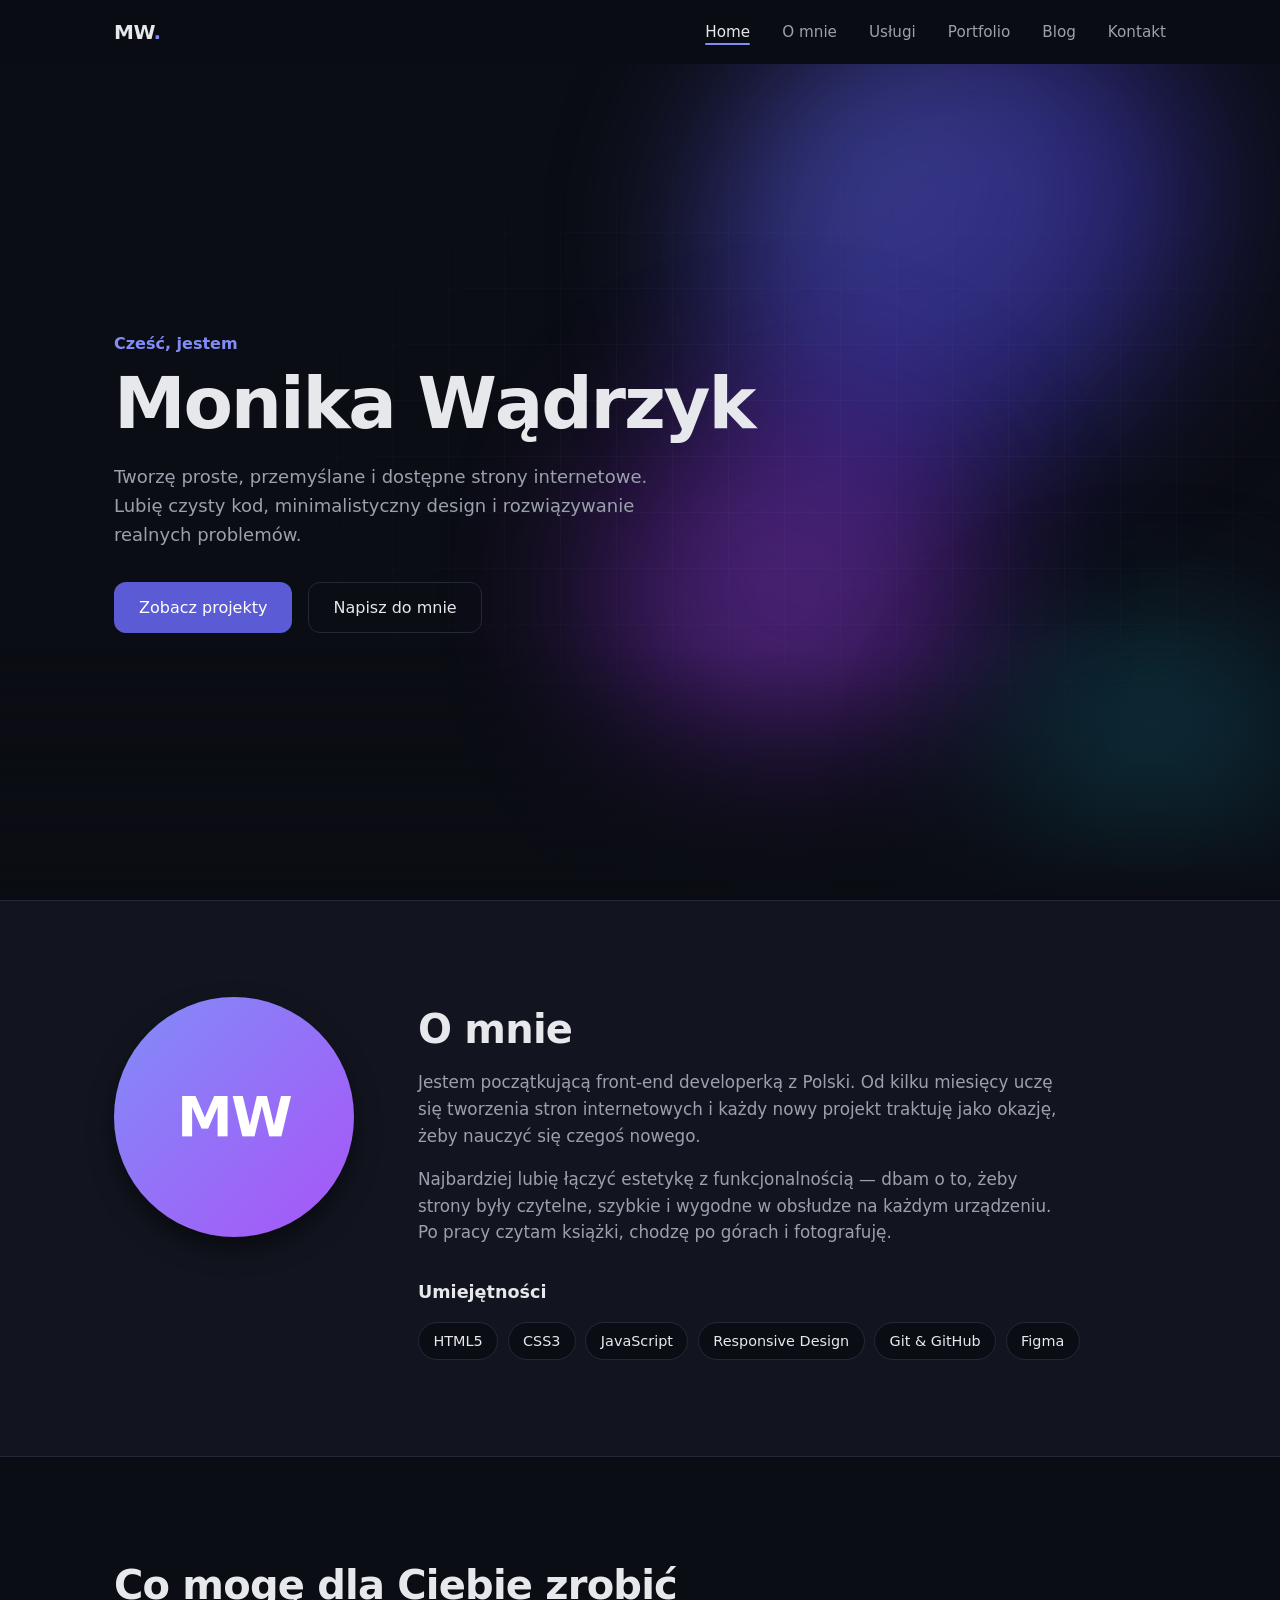
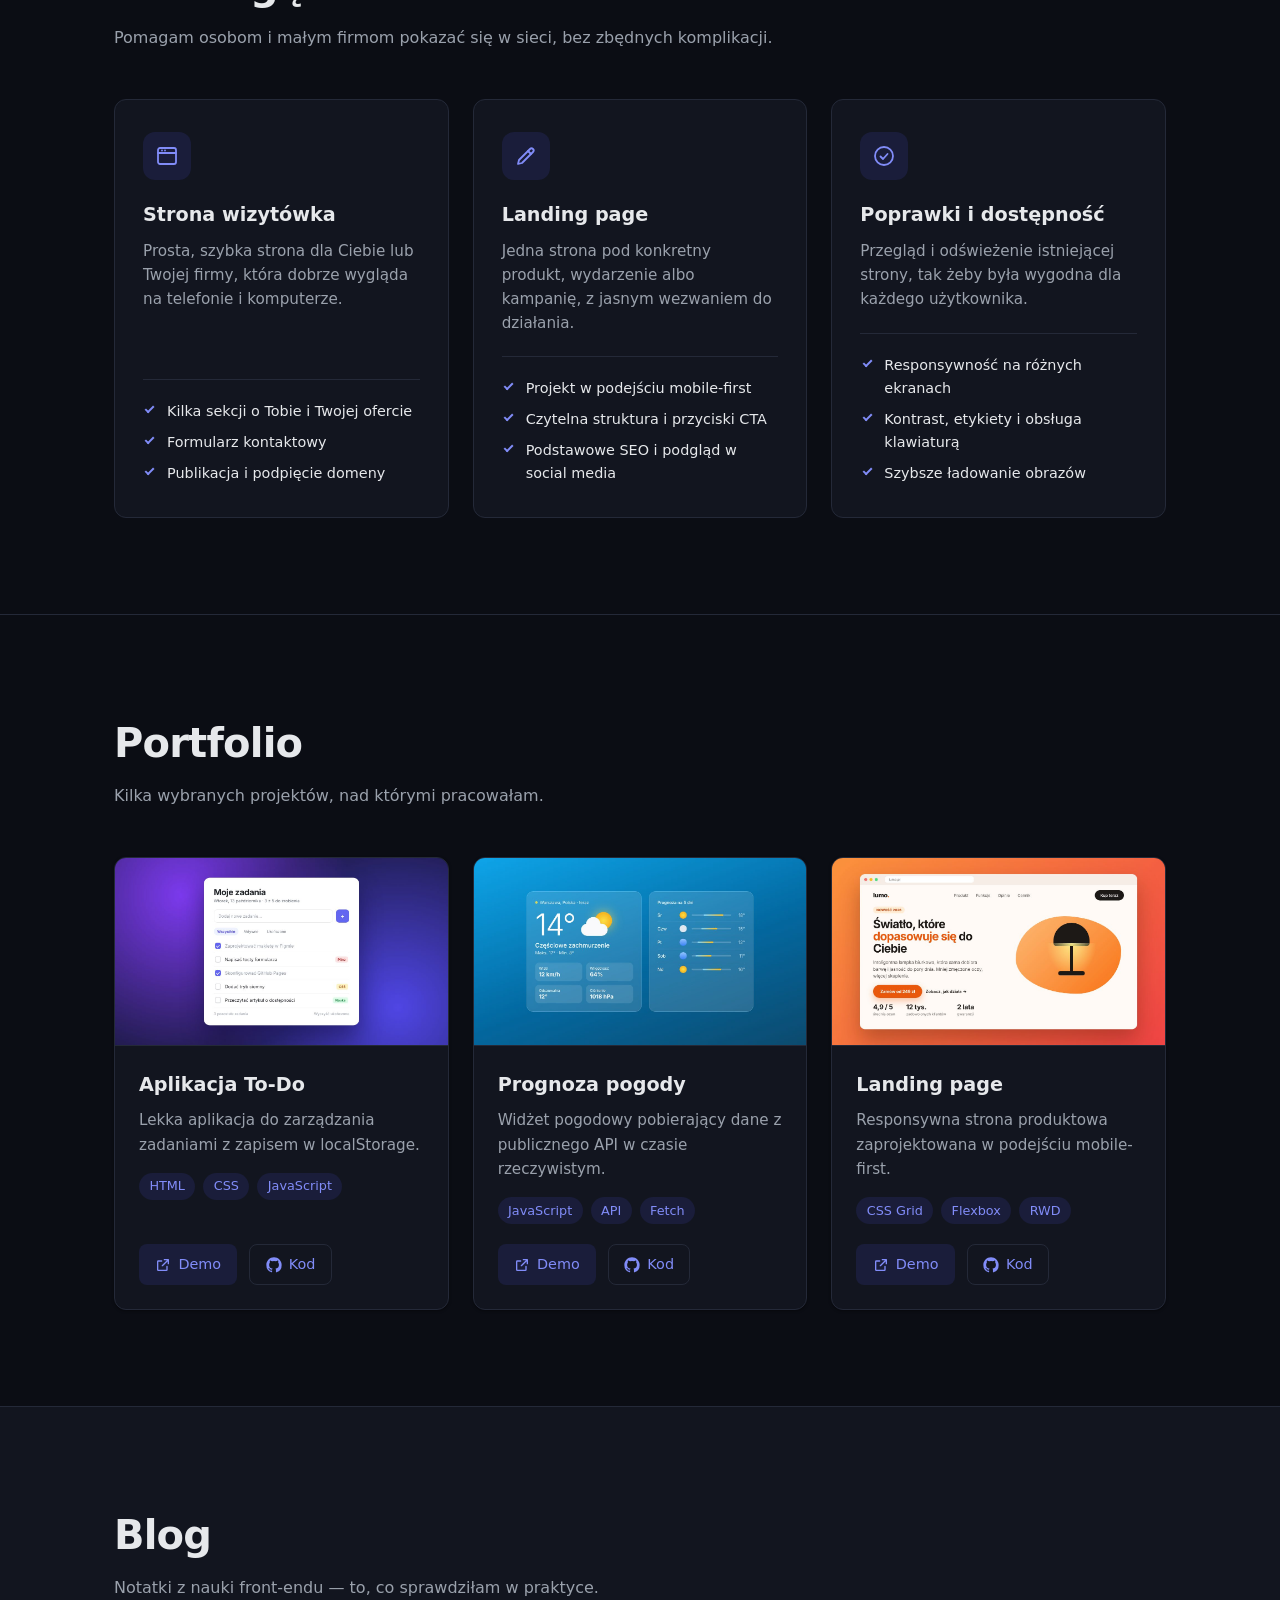
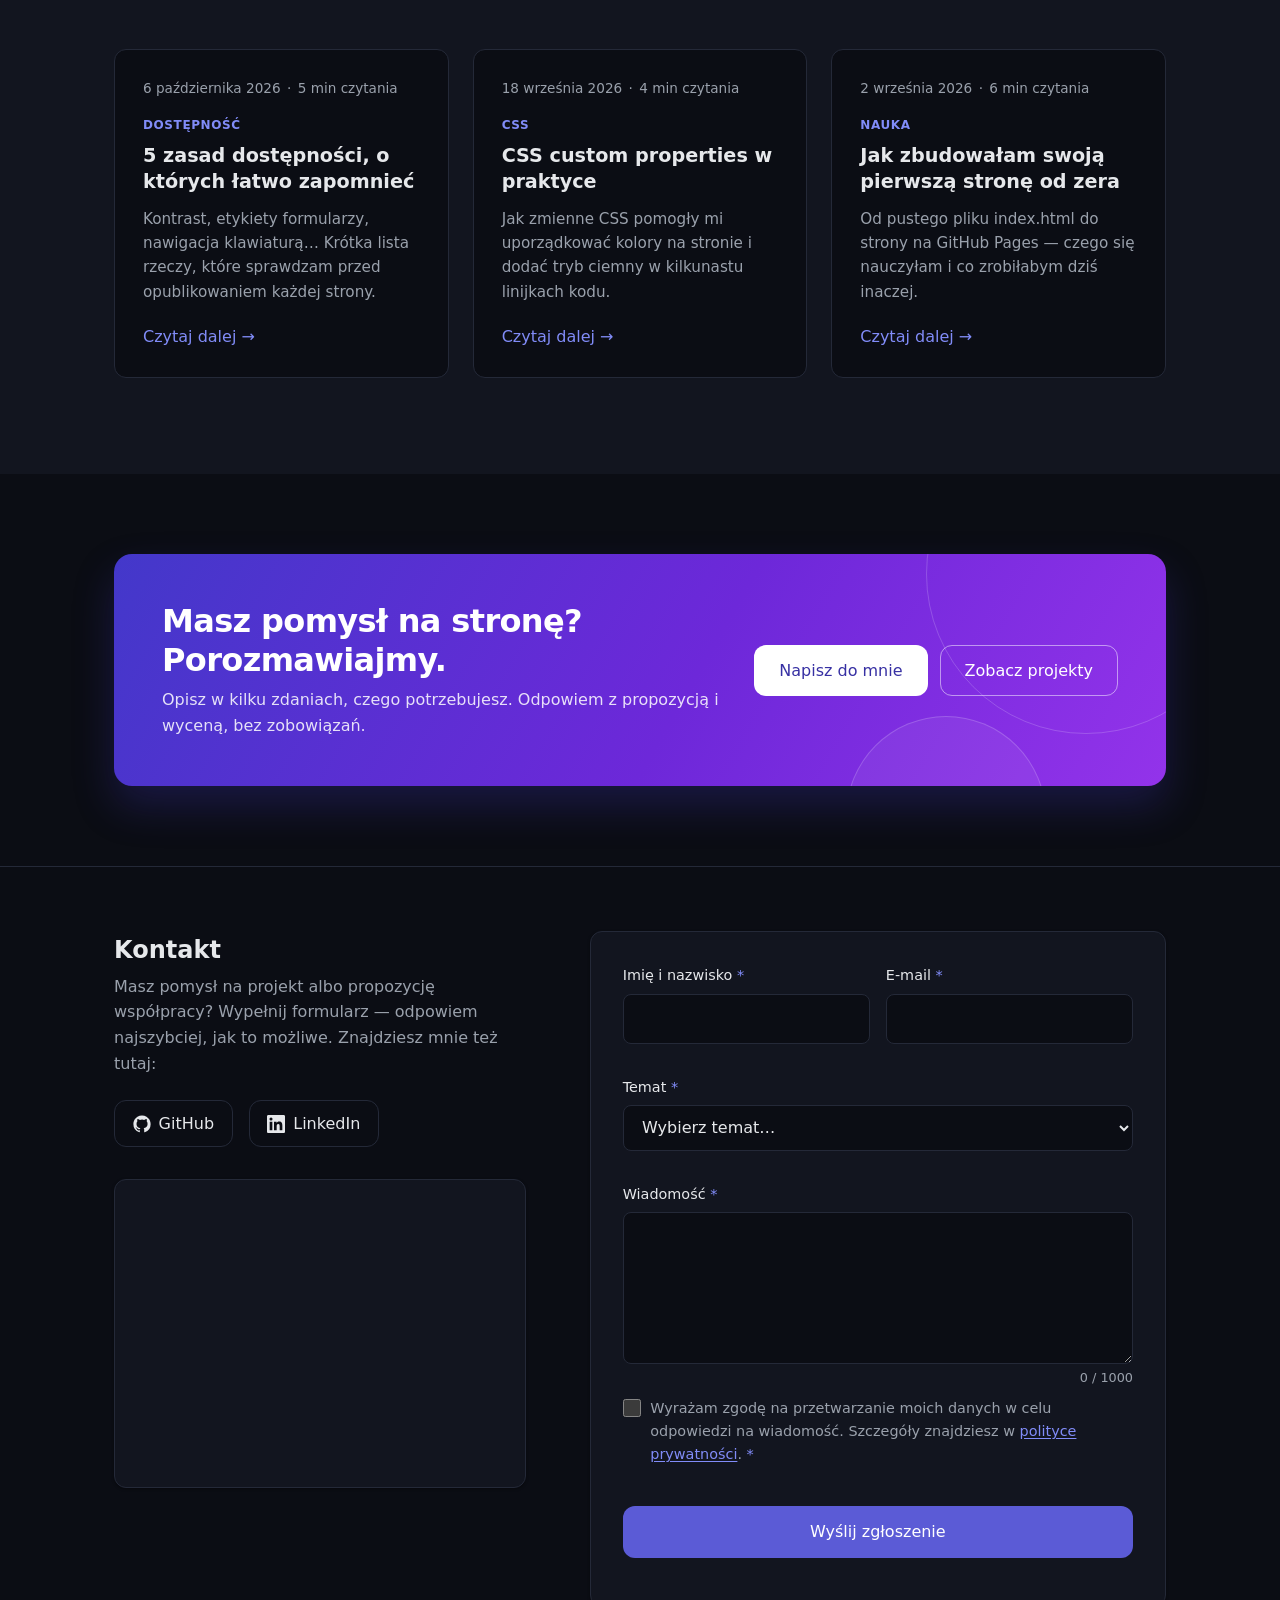
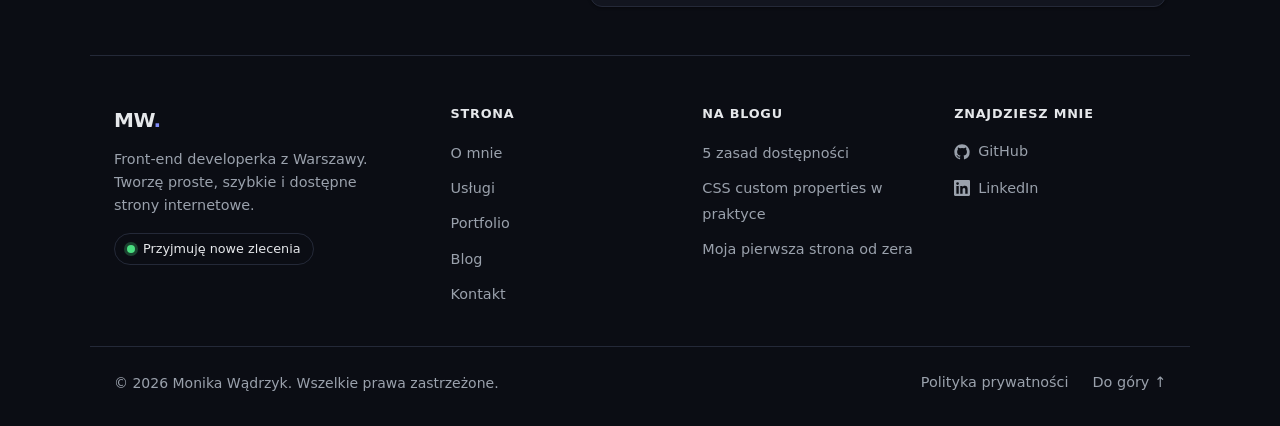
<file: index.html>
<!DOCTYPE html>
<html lang="pl">
<head>
  <meta charset="UTF-8">
  <meta name="viewport" content="width=device-width, initial-scale=1.0">
  <title>Monika Wądrzyk — Strona osobista</title>
  <meta name="description" content="Monika Wądrzyk, front-end developerka z Warszawy. Tworzę proste, szybkie i dostępne strony internetowe: wizytówki, landing page i poprawki istniejących stron.">
  <meta name="theme-color" content="#0b0d14">
  <link rel="canonical" href="https://monikawadrzyk-bot.github.io/moja-strona/">

  <!-- Open Graph / podgląd linku w mediach społecznościowych -->
  <meta property="og:type" content="website">
  <meta property="og:locale" content="pl_PL">
  <meta property="og:site_name" content="Monika Wądrzyk">
  <meta property="og:title" content="Monika Wądrzyk — front-end developerka">
  <meta property="og:description" content="Proste, szybkie i dostępne strony internetowe. Zobacz moje projekty i napisz, jeśli potrzebujesz strony.">
  <meta property="og:url" content="https://monikawadrzyk-bot.github.io/moja-strona/">
  <meta property="og:image" content="https://monikawadrzyk-bot.github.io/moja-strona/assets/images/og-image.png">
  <meta property="og:image:width" content="1200">
  <meta property="og:image:height" content="630">
  <meta property="og:image:alt" content="Monika Wądrzyk — front-end developerka. Proste, szybkie i dostępne strony internetowe.">
  <meta name="twitter:card" content="summary_large_image">
  <link rel="stylesheet" href="styles.css">
  <link rel="stylesheet" href="about.css">
  <link rel="stylesheet" href="contact.css">
  <link rel="stylesheet" href="blog.css">
  <link rel="stylesheet" href="hero.css">
  <link rel="stylesheet" href="sections.css">
  <link rel="stylesheet" href="footer.css">
</head>
<body id="top">
  <header class="navbar">
    <div class="container navbar__inner">
      <a href="#home" class="navbar__logo">MW<span>.</span></a>
      <button class="navbar__toggle" aria-label="Otwórz menu" aria-expanded="false">
        <span></span><span></span><span></span>
      </button>
      <nav>
        <ul class="navbar__links">
          <li><a href="#home" class="active">Home</a></li>
          <li><a href="#o-mnie">O mnie</a></li>
          <li><a href="#uslugi">Usługi</a></li>
          <li><a href="#portfolio">Portfolio</a></li>
          <li><a href="#blog">Blog</a></li>
          <li><a href="#kontakt">Kontakt</a></li>
        </ul>
      </nav>
    </div>
  </header>

  <main>
    <section id="home" class="hero">
      <div class="hero__bg" aria-hidden="true">
        <span class="hero__orb hero__orb--1"></span>
        <span class="hero__orb hero__orb--2"></span>
        <span class="hero__orb hero__orb--3"></span>
      </div>
      <div class="container">
        <p class="hero__greeting">Cześć, jestem</p>
        <h1 class="hero__name">Monika Wądrzyk</h1>
        <p class="hero__description">
          Tworzę proste, przemyślane i dostępne strony internetowe.
          Lubię czysty kod, minimalistyczny design i rozwiązywanie realnych problemów.
        </p>
        <div class="hero__actions">
          <a href="#portfolio" class="btn btn--primary">Zobacz projekty</a>
          <a href="#kontakt" class="btn btn--ghost">Napisz do mnie</a>
        </div>
      </div>
    </section>

    <section id="o-mnie" class="about">
      <div class="container about__inner">
        <div class="about__photo" aria-hidden="true">MW</div>
        <div class="about__content">
          <h2 class="section-title">O mnie</h2>
          <p class="about__text">
            Jestem początkującą front-end developerką z Polski. Od kilku miesięcy uczę się
            tworzenia stron internetowych i każdy nowy projekt traktuję jako okazję,
            żeby nauczyć się czegoś nowego.
          </p>
          <p class="about__text">
            Najbardziej lubię łączyć estetykę z funkcjonalnością — dbam o to, żeby strony
            były czytelne, szybkie i wygodne w obsłudze na każdym urządzeniu.
            Po pracy czytam książki, chodzę po górach i fotografuję.
          </p>

          <h3 class="about__subtitle">Umiejętności</h3>
          <ul class="about__skills">
            <li>HTML5</li>
            <li>CSS3</li>
            <li>JavaScript</li>
            <li>Responsive Design</li>
            <li>Git &amp; GitHub</li>
            <li>Figma</li>
          </ul>
        </div>
      </div>
    </section>

    <section id="uslugi" class="services">
      <div class="container">
        <h2 class="section-title">Co mogę dla Ciebie zrobić</h2>
        <p class="section-subtitle">Pomagam osobom i małym firmom pokazać się w sieci, bez zbędnych komplikacji.</p>

        <div class="services__grid">
          <article class="service">
            <div class="service__icon" aria-hidden="true">
              <svg viewBox="0 0 24 24"><rect x="3" y="4" width="18" height="16" rx="2"/><path d="M3 9h18M7 6.5h.01M10 6.5h.01"/></svg>
            </div>
            <h3 class="service__title">Strona wizytówka</h3>
            <p class="service__text">Prosta, szybka strona dla Ciebie lub Twojej firmy, która dobrze wygląda na telefonie i komputerze.</p>
            <ul class="service__list">
              <li>Kilka sekcji o Tobie i Twojej ofercie</li>
              <li>Formularz kontaktowy</li>
              <li>Publikacja i podpięcie domeny</li>
            </ul>
          </article>

          <article class="service">
            <div class="service__icon" aria-hidden="true">
              <svg viewBox="0 0 24 24"><path d="M4 20l4-1 11-11a2.1 2.1 0 0 0-3-3L5 16l-1 4Z"/><path d="M14 7l3 3"/></svg>
            </div>
            <h3 class="service__title">Landing page</h3>
            <p class="service__text">Jedna strona pod konkretny produkt, wydarzenie albo kampanię, z jasnym wezwaniem do działania.</p>
            <ul class="service__list">
              <li>Projekt w podejściu mobile-first</li>
              <li>Czytelna struktura i przyciski CTA</li>
              <li>Podstawowe SEO i podgląd w social media</li>
            </ul>
          </article>

          <article class="service">
            <div class="service__icon" aria-hidden="true">
              <svg viewBox="0 0 24 24"><circle cx="12" cy="12" r="9"/><path d="M8.5 12.5l2.5 2.5 4.5-5"/></svg>
            </div>
            <h3 class="service__title">Poprawki i dostępność</h3>
            <p class="service__text">Przegląd i odświeżenie istniejącej strony, tak żeby była wygodna dla każdego użytkownika.</p>
            <ul class="service__list">
              <li>Responsywność na różnych ekranach</li>
              <li>Kontrast, etykiety i obsługa klawiaturą</li>
              <li>Szybsze ładowanie obrazów</li>
            </ul>
          </article>
        </div>
      </div>
    </section>

    <section id="portfolio" class="portfolio">
      <div class="container">
        <h2 class="section-title">Portfolio</h2>
        <p class="section-subtitle">Kilka wybranych projektów, nad którymi pracowałam.</p>

        <div class="cards">
          <article class="card">
            <div class="card__media">
              <img class="card__image" src="assets/images/todo.jpg" alt="Podgląd aplikacji To-Do: lista zadań z polem dodawania, filtrami i etykietami"
                   width="1200" height="675" loading="lazy" decoding="async">
            </div>
            <div class="card__body">
              <h3 class="card__title">Aplikacja To-Do</h3>
              <p class="card__text">Lekka aplikacja do zarządzania zadaniami z zapisem w localStorage.</p>
              <ul class="card__tags">
                <li>HTML</li><li>CSS</li><li>JavaScript</li>
              </ul>
              <!-- TODO: podmień na prawdziwe adresy demo i repozytorium -->
              <div class="card__links">
                <a href="https://monikawadrzyk-bot.github.io/todo-app/" class="card__link card__link--primary" target="_blank" rel="noopener noreferrer"
                   aria-label="Demo projektu Aplikacja To-Do (otwiera się w nowej karcie)">
                  <svg viewBox="0 0 24 24" aria-hidden="true"><path d="M14 4h6v6M20 4l-9 9M18 14v5a1 1 0 0 1-1 1H5a1 1 0 0 1-1-1V7a1 1 0 0 1 1-1h5"/></svg>
                  Demo
                </a>
                <a href="https://github.com/monikawadrzyk-bot/todo-app" class="card__link" target="_blank" rel="noopener noreferrer"
                   aria-label="Kod projektu Aplikacja To-Do na GitHubie (otwiera się w nowej karcie)">
                  <svg viewBox="0 0 24 24" aria-hidden="true"><path d="M12 .5C5.65.5.5 5.65.5 12a11.5 11.5 0 0 0 7.86 10.92c.58.1.79-.25.79-.56v-2c-3.2.7-3.87-1.37-3.87-1.37-.52-1.33-1.28-1.69-1.28-1.69-1.05-.72.08-.7.08-.7 1.16.08 1.77 1.19 1.77 1.19 1.03 1.77 2.7 1.26 3.36.96.1-.75.4-1.26.73-1.55-2.55-.29-5.24-1.28-5.24-5.69 0-1.26.45-2.29 1.19-3.1-.12-.29-.52-1.46.11-3.05 0 0 .97-.31 3.17 1.18a11 11 0 0 1 5.77 0c2.2-1.49 3.17-1.18 3.17-1.18.63 1.59.23 2.76.11 3.05.74.81 1.19 1.84 1.19 3.1 0 4.42-2.7 5.4-5.26 5.68.41.36.78 1.06.78 2.14v3.17c0 .31.21.67.8.56A11.5 11.5 0 0 0 23.5 12C23.5 5.65 18.35.5 12 .5Z"/></svg>
                  Kod
                </a>
              </div>
            </div>
          </article>

          <article class="card">
            <div class="card__media">
              <img class="card__image" src="assets/images/weather.jpg" alt="Podgląd widżetu pogody: aktualna temperatura w Warszawie i prognoza na 5 dni"
                   width="1200" height="675" loading="lazy" decoding="async">
            </div>
            <div class="card__body">
              <h3 class="card__title">Prognoza pogody</h3>
              <p class="card__text">Widżet pogodowy pobierający dane z publicznego API w czasie rzeczywistym.</p>
              <ul class="card__tags">
                <li>JavaScript</li><li>API</li><li>Fetch</li>
              </ul>
              <!-- TODO: podmień na prawdziwe adresy demo i repozytorium -->
              <div class="card__links">
                <a href="https://monikawadrzyk-bot.github.io/prognoza-pogody/" class="card__link card__link--primary" target="_blank" rel="noopener noreferrer"
                   aria-label="Demo projektu Prognoza pogody (otwiera się w nowej karcie)">
                  <svg viewBox="0 0 24 24" aria-hidden="true"><path d="M14 4h6v6M20 4l-9 9M18 14v5a1 1 0 0 1-1 1H5a1 1 0 0 1-1-1V7a1 1 0 0 1 1-1h5"/></svg>
                  Demo
                </a>
                <a href="https://github.com/monikawadrzyk-bot/prognoza-pogody" class="card__link" target="_blank" rel="noopener noreferrer"
                   aria-label="Kod projektu Prognoza pogody na GitHubie (otwiera się w nowej karcie)">
                  <svg viewBox="0 0 24 24" aria-hidden="true"><path d="M12 .5C5.65.5.5 5.65.5 12a11.5 11.5 0 0 0 7.86 10.92c.58.1.79-.25.79-.56v-2c-3.2.7-3.87-1.37-3.87-1.37-.52-1.33-1.28-1.69-1.28-1.69-1.05-.72.08-.7.08-.7 1.16.08 1.77 1.19 1.77 1.19 1.03 1.77 2.7 1.26 3.36.96.1-.75.4-1.26.73-1.55-2.55-.29-5.24-1.28-5.24-5.69 0-1.26.45-2.29 1.19-3.1-.12-.29-.52-1.46.11-3.05 0 0 .97-.31 3.17 1.18a11 11 0 0 1 5.77 0c2.2-1.49 3.17-1.18 3.17-1.18.63 1.59.23 2.76.11 3.05.74.81 1.19 1.84 1.19 3.1 0 4.42-2.7 5.4-5.26 5.68.41.36.78 1.06.78 2.14v3.17c0 .31.21.67.8.56A11.5 11.5 0 0 0 23.5 12C23.5 5.65 18.35.5 12 .5Z"/></svg>
                  Kod
                </a>
              </div>
            </div>
          </article>

          <article class="card">
            <div class="card__media">
              <img class="card__image" src="assets/images/landing.jpg" alt="Podgląd landing page’a lampki Lumo: nagłówek, opis produktu i przycisk zamówienia"
                   width="1200" height="675" loading="lazy" decoding="async">
            </div>
            <div class="card__body">
              <h3 class="card__title">Landing page</h3>
              <p class="card__text">Responsywna strona produktowa zaprojektowana w podejściu mobile-first.</p>
              <ul class="card__tags">
                <li>CSS Grid</li><li>Flexbox</li><li>RWD</li>
              </ul>
              <!-- TODO: podmień na prawdziwe adresy demo i repozytorium -->
              <div class="card__links">
                <a href="https://monikawadrzyk-bot.github.io/landing-lumo/" class="card__link card__link--primary" target="_blank" rel="noopener noreferrer"
                   aria-label="Demo projektu Landing page (otwiera się w nowej karcie)">
                  <svg viewBox="0 0 24 24" aria-hidden="true"><path d="M14 4h6v6M20 4l-9 9M18 14v5a1 1 0 0 1-1 1H5a1 1 0 0 1-1-1V7a1 1 0 0 1 1-1h5"/></svg>
                  Demo
                </a>
                <a href="https://github.com/monikawadrzyk-bot/landing-lumo" class="card__link" target="_blank" rel="noopener noreferrer"
                   aria-label="Kod projektu Landing page na GitHubie (otwiera się w nowej karcie)">
                  <svg viewBox="0 0 24 24" aria-hidden="true"><path d="M12 .5C5.65.5.5 5.65.5 12a11.5 11.5 0 0 0 7.86 10.92c.58.1.79-.25.79-.56v-2c-3.2.7-3.87-1.37-3.87-1.37-.52-1.33-1.28-1.69-1.28-1.69-1.05-.72.08-.7.08-.7 1.16.08 1.77 1.19 1.77 1.19 1.03 1.77 2.7 1.26 3.36.96.1-.75.4-1.26.73-1.55-2.55-.29-5.24-1.28-5.24-5.69 0-1.26.45-2.29 1.19-3.1-.12-.29-.52-1.46.11-3.05 0 0 .97-.31 3.17 1.18a11 11 0 0 1 5.77 0c2.2-1.49 3.17-1.18 3.17-1.18.63 1.59.23 2.76.11 3.05.74.81 1.19 1.84 1.19 3.1 0 4.42-2.7 5.4-5.26 5.68.41.36.78 1.06.78 2.14v3.17c0 .31.21.67.8.56A11.5 11.5 0 0 0 23.5 12C23.5 5.65 18.35.5 12 .5Z"/></svg>
                  Kod
                </a>
              </div>
            </div>
          </article>
        </div>
      </div>
    </section>

    <section id="blog" class="blog">
      <div class="container">
        <h2 class="section-title">Blog</h2>
        <p class="section-subtitle">Notatki z nauki front-endu — to, co sprawdziłam w praktyce.</p>

        <div class="posts">
          <article class="post">
            <div class="post__meta">
              <time datetime="2026-10-06">6 października 2026</time>
              <span aria-hidden="true">·</span>
              <span>5 min czytania</span>
            </div>
            <span class="post__tag">Dostępność</span>
            <h3 class="post__title">
              <a href="blog/dostepnosc-5-zasad.html">5 zasad dostępności, o których łatwo zapomnieć</a>
            </h3>
            <p class="post__excerpt">
              Kontrast, etykiety formularzy, nawigacja klawiaturą… Krótka lista rzeczy, które sprawdzam
              przed opublikowaniem każdej strony.
            </p>
            <a href="blog/dostepnosc-5-zasad.html" class="post__link" aria-hidden="true" tabindex="-1">Czytaj dalej &rarr;</a>
          </article>

          <article class="post">
            <div class="post__meta">
              <time datetime="2026-09-18">18 września 2026</time>
              <span aria-hidden="true">·</span>
              <span>4 min czytania</span>
            </div>
            <span class="post__tag">CSS</span>
            <h3 class="post__title">
              <a href="blog/css-custom-properties.html">CSS custom properties w praktyce</a>
            </h3>
            <p class="post__excerpt">
              Jak zmienne CSS pomogły mi uporządkować kolory na stronie i dodać tryb ciemny
              w kilkunastu linijkach kodu.
            </p>
            <a href="blog/css-custom-properties.html" class="post__link" aria-hidden="true" tabindex="-1">Czytaj dalej &rarr;</a>
          </article>

          <article class="post">
            <div class="post__meta">
              <time datetime="2026-09-02">2 września 2026</time>
              <span aria-hidden="true">·</span>
              <span>6 min czytania</span>
            </div>
            <span class="post__tag">Nauka</span>
            <h3 class="post__title">
              <a href="blog/pierwsza-strona.html">Jak zbudowałam swoją pierwszą stronę od zera</a>
            </h3>
            <p class="post__excerpt">
              Od pustego pliku index.html do strony na GitHub Pages — czego się nauczyłam
              i co zrobiłabym dziś inaczej.
            </p>
            <a href="blog/pierwsza-strona.html" class="post__link" aria-hidden="true" tabindex="-1">Czytaj dalej &rarr;</a>
          </article>
        </div>
      </div>
    </section>

    <section class="cta" aria-labelledby="cta-title">
      <div class="container">
        <div class="cta__inner">
          <div class="cta__content">
            <h2 class="cta__title" id="cta-title">Masz pomysł na stronę? Porozmawiajmy.</h2>
            <p class="cta__text">Opisz w kilku zdaniach, czego potrzebujesz. Odpowiem z propozycją i wyceną, bez zobowiązań.</p>
          </div>
          <div class="cta__actions">
            <a href="#kontakt" class="btn btn--light">Napisz do mnie</a>
            <a href="#portfolio" class="btn btn--outline-light">Zobacz projekty</a>
          </div>
        </div>
      </div>
    </section>
  </main>

  <footer id="kontakt" class="footer">
    <div class="container footer__inner contact">
      <div class="contact__intro">
        <h2 class="footer__title">Kontakt</h2>
        <p class="footer__text">
          Masz pomysł na projekt albo propozycję współpracy? Wypełnij formularz —
          odpowiem najszybciej, jak to możliwe. Znajdziesz mnie też tutaj:
        </p>
      <ul class="footer__links">
        <li>
          <a href="https://github.com/monikawadrzyk-bot" target="_blank" rel="noopener noreferrer">
            <svg viewBox="0 0 24 24" aria-hidden="true"><path d="M12 .5C5.65.5.5 5.65.5 12a11.5 11.5 0 0 0 7.86 10.92c.58.1.79-.25.79-.56v-2c-3.2.7-3.87-1.37-3.87-1.37-.52-1.33-1.28-1.69-1.28-1.69-1.05-.72.08-.7.08-.7 1.16.08 1.77 1.19 1.77 1.19 1.03 1.77 2.7 1.26 3.36.96.1-.75.4-1.26.73-1.55-2.55-.29-5.24-1.28-5.24-5.69 0-1.26.45-2.29 1.19-3.1-.12-.29-.52-1.46.11-3.05 0 0 .97-.31 3.17 1.18a11 11 0 0 1 5.77 0c2.2-1.49 3.17-1.18 3.17-1.18.63 1.59.23 2.76.11 3.05.74.81 1.19 1.84 1.19 3.1 0 4.42-2.7 5.4-5.26 5.68.41.36.78 1.06.78 2.14v3.17c0 .31.21.67.8.56A11.5 11.5 0 0 0 23.5 12C23.5 5.65 18.35.5 12 .5Z"/></svg>
            GitHub
          </a>
        </li>
        <li>
          <a href="https://www.linkedin.com/" target="_blank" rel="noopener noreferrer">
            <svg viewBox="0 0 24 24" aria-hidden="true"><path d="M20.45 20.45h-3.56v-5.57c0-1.33-.02-3.04-1.85-3.04-1.85 0-2.14 1.45-2.14 2.94v5.67H9.35V9h3.41v1.56h.05c.48-.9 1.64-1.85 3.37-1.85 3.6 0 4.27 2.37 4.27 5.46v6.28ZM5.34 7.43a2.06 2.06 0 1 1 0-4.13 2.06 2.06 0 0 1 0 4.13ZM7.12 20.45H3.56V9h3.56v11.45ZM22.22 0H1.77C.79 0 0 .77 0 1.73v20.54C0 23.23.79 24 1.77 24h20.45c.98 0 1.78-.77 1.78-1.73V1.73C24 .77 23.2 0 22.22 0Z"/></svg>
            LinkedIn
          </a>
        </li>
      </ul>

        <div class="contact__map">
          <iframe
            src="https://www.google.com/maps?q=Warszawa&amp;z=11&amp;output=embed"
            title="Mapa: Warszawa"
            loading="lazy"
            referrerpolicy="no-referrer-when-downgrade"
            allowfullscreen></iframe>
        </div>
      </div>

      <form class="contact__form" id="contact-form" novalidate data-endpoint="">
        <div class="form__row">
          <div class="form__field">
            <label for="cf-name">Imię i nazwisko <span aria-hidden="true">*</span></label>
            <input type="text" id="cf-name" name="name" autocomplete="name" required minlength="2"
                   aria-describedby="cf-name-error">
            <p class="form__error" id="cf-name-error" aria-live="polite"></p>
          </div>
          <div class="form__field">
            <label for="cf-email">E-mail <span aria-hidden="true">*</span></label>
            <input type="email" id="cf-email" name="email" autocomplete="email" required
                   aria-describedby="cf-email-error">
            <p class="form__error" id="cf-email-error" aria-live="polite"></p>
          </div>
        </div>

        <div class="form__field">
          <label for="cf-topic">Temat <span aria-hidden="true">*</span></label>
          <select id="cf-topic" name="topic" required aria-describedby="cf-topic-error">
            <option value="">Wybierz temat…</option>
            <option value="projekt">Nowy projekt / zlecenie</option>
            <option value="wspolpraca">Współpraca</option>
            <option value="pytanie">Pytanie</option>
            <option value="inne">Inne</option>
          </select>
          <p class="form__error" id="cf-topic-error" aria-live="polite"></p>
        </div>

        <div class="form__field">
          <label for="cf-message">Wiadomość <span aria-hidden="true">*</span></label>
          <textarea id="cf-message" name="message" rows="5" required minlength="10" maxlength="1000"
                    aria-describedby="cf-message-error cf-message-count"></textarea>
          <div class="form__meta">
            <p class="form__error" id="cf-message-error" aria-live="polite"></p>
            <span class="form__count" id="cf-message-count">0 / 1000</span>
          </div>
        </div>

        <div class="form__field form__field--checkbox">
          <input type="checkbox" id="cf-consent" name="consent" required aria-describedby="cf-consent-error">
          <label for="cf-consent">Wyrażam zgodę na przetwarzanie moich danych w celu odpowiedzi na wiadomość. Szczegóły znajdziesz w <a href="polityka-prywatnosci.html" target="_blank" rel="noopener">polityce prywatności</a>. <span aria-hidden="true">*</span></label>
          <p class="form__error" id="cf-consent-error" aria-live="polite"></p>
        </div>

        <button type="submit" class="btn btn--primary form__submit">Wyślij zgłoszenie</button>
        <p class="form__status" id="cf-status" role="status"></p>
      </form>
    </div>
    <div class="container footer__grid">
      <div class="footer__brand">
        <a href="#home" class="navbar__logo">MW<span>.</span></a>
        <p>Front-end developerka z Warszawy. Tworzę proste, szybkie i dostępne strony internetowe.</p>
        <p class="footer__status"><span aria-hidden="true"></span>Przyjmuję nowe zlecenia</p>
      </div>
      <nav class="footer__col" aria-label="Nawigacja w stopce">
        <h3 class="footer__heading">Strona</h3>
        <ul>
          <li><a href="#o-mnie">O mnie</a></li>
          <li><a href="#uslugi">Usługi</a></li>
          <li><a href="#portfolio">Portfolio</a></li>
          <li><a href="#blog">Blog</a></li>
          <li><a href="#kontakt">Kontakt</a></li>
        </ul>
      </nav>
      <div class="footer__col">
        <h3 class="footer__heading">Na blogu</h3>
        <ul>
          <li><a href="blog/dostepnosc-5-zasad.html">5 zasad dostępności</a></li>
          <li><a href="blog/css-custom-properties.html">CSS custom properties w praktyce</a></li>
          <li><a href="blog/pierwsza-strona.html">Moja pierwsza strona od zera</a></li>
        </ul>
      </div>
      <div class="footer__col">
        <h3 class="footer__heading">Znajdziesz mnie</h3>
        <ul class="footer__social">
          <li><a href="https://github.com/monikawadrzyk-bot" target="_blank" rel="noopener noreferrer"><svg viewBox="0 0 24 24" aria-hidden="true"><path d="M12 .5C5.65.5.5 5.65.5 12a11.5 11.5 0 0 0 7.86 10.92c.58.1.79-.25.79-.56v-2c-3.2.7-3.87-1.37-3.87-1.37-.52-1.33-1.28-1.69-1.28-1.69-1.05-.72.08-.7.08-.7 1.16.08 1.77 1.19 1.77 1.19 1.03 1.77 2.7 1.26 3.36.96.1-.75.4-1.26.73-1.55-2.55-.29-5.24-1.28-5.24-5.69 0-1.26.45-2.29 1.19-3.1-.12-.29-.52-1.46.11-3.05 0 0 .97-.31 3.17 1.18a11 11 0 0 1 5.77 0c2.2-1.49 3.17-1.18 3.17-1.18.63 1.59.23 2.76.11 3.05.74.81 1.19 1.84 1.19 3.1 0 4.42-2.7 5.4-5.26 5.68.41.36.78 1.06.78 2.14v3.17c0 .31.21.67.8.56A11.5 11.5 0 0 0 23.5 12C23.5 5.65 18.35.5 12 .5Z"/></svg>GitHub</a></li>
          <li><a href="https://www.linkedin.com/" target="_blank" rel="noopener noreferrer"><svg viewBox="0 0 24 24" aria-hidden="true"><path d="M20.45 20.45h-3.56v-5.57c0-1.33-.02-3.04-1.85-3.04-1.85 0-2.14 1.45-2.14 2.94v5.67H9.35V9h3.41v1.56h.05c.48-.9 1.64-1.85 3.37-1.85 3.6 0 4.27 2.37 4.27 5.46v6.28ZM5.34 7.43a2.06 2.06 0 1 1 0-4.13 2.06 2.06 0 0 1 0 4.13ZM7.12 20.45H3.56V9h3.56v11.45ZM22.22 0H1.77C.79 0 0 .77 0 1.73v20.54C0 23.23.79 24 1.77 24h20.45c.98 0 1.78-.77 1.78-1.73V1.73C24 .77 23.2 0 22.22 0Z"/></svg>LinkedIn</a></li>
        </ul>
      </div>
    </div>
    <div class="container footer__bottom">
      <p>&copy; <span id="year"></span> Monika Wądrzyk. Wszelkie prawa zastrzeżone.</p>
      <ul class="footer__legal">
        <li><a href="polityka-prywatnosci.html">Polityka prywatności</a></li>
        <li><a href="#top" class="footer__top">Do góry &uarr;</a></li>
      </ul>
    </div>
  </footer>

  <script src="script.js"></script>
</body>
</html>
</file>
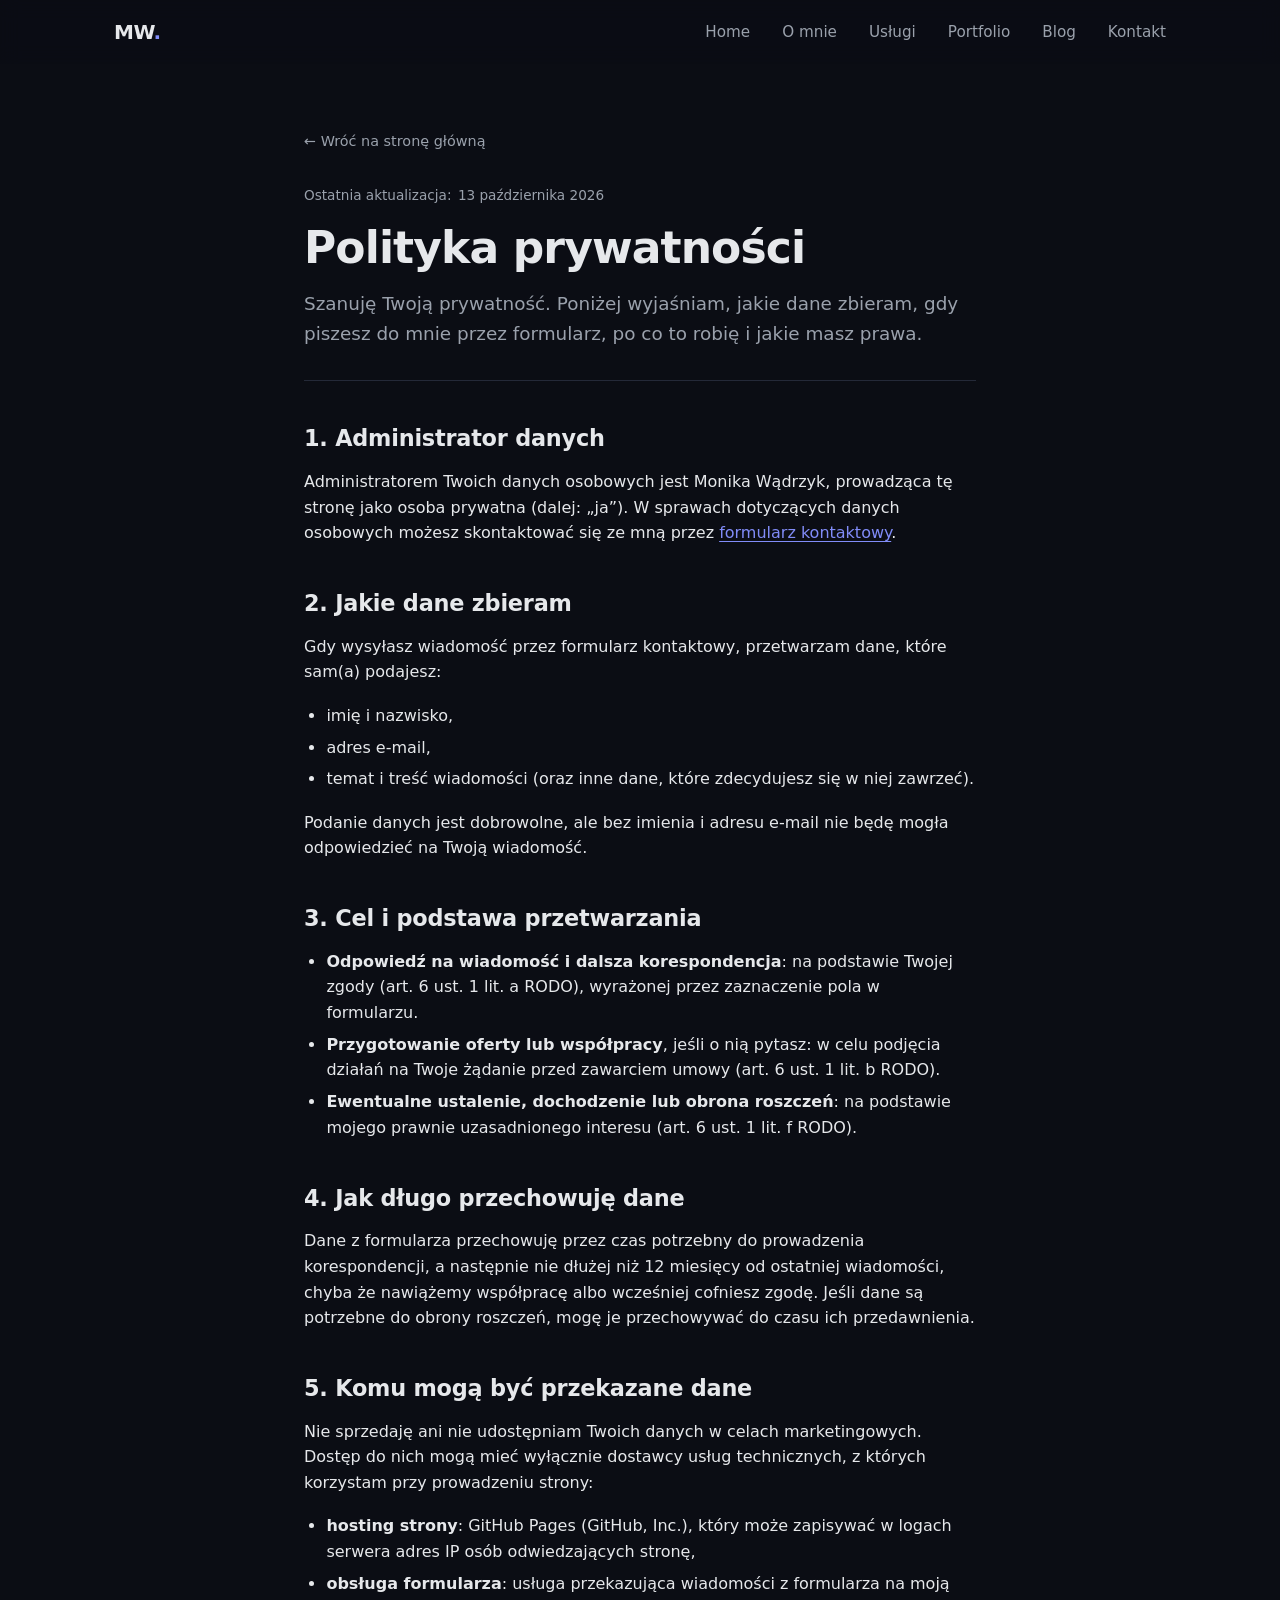
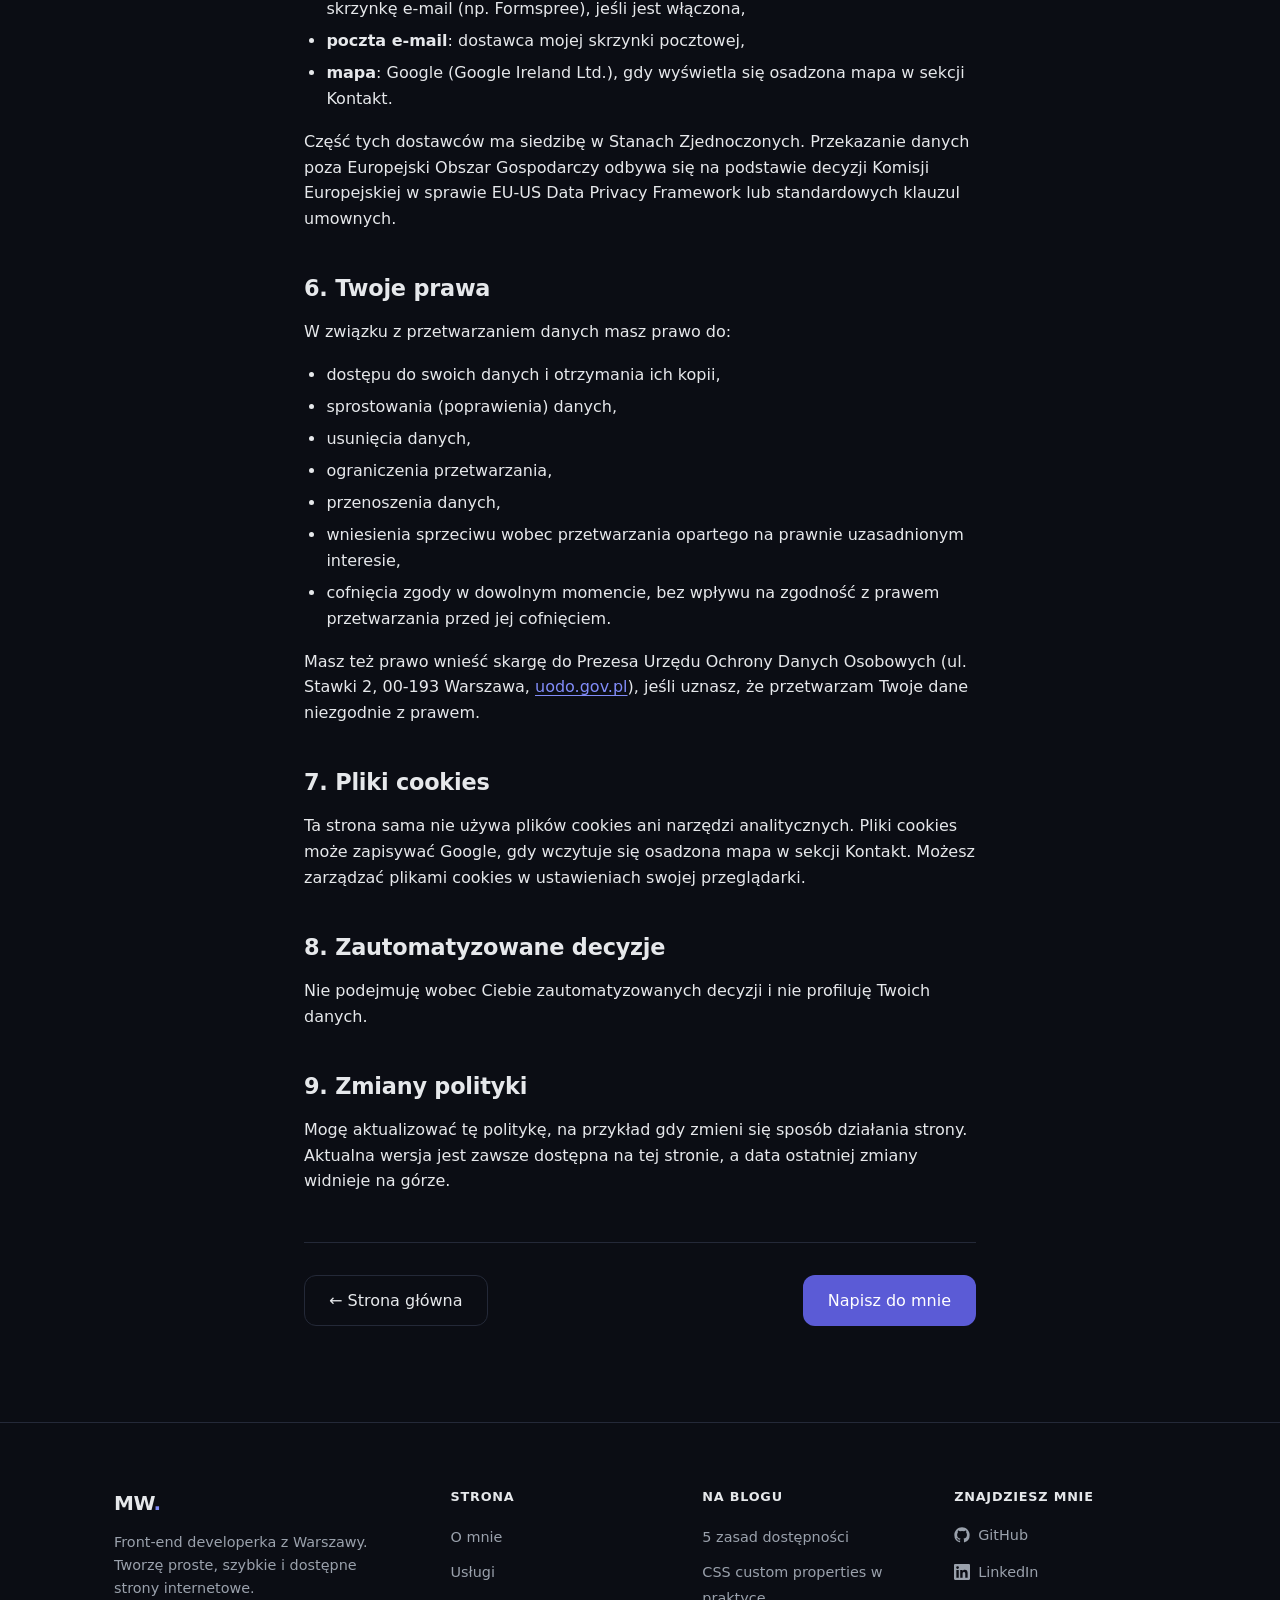
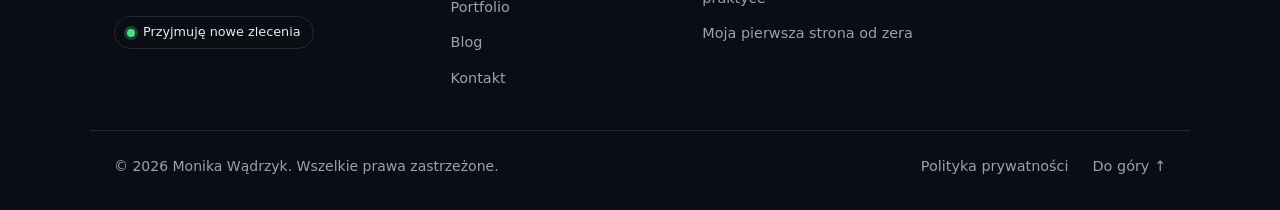
<file: polityka-prywatnosci.html>
<!DOCTYPE html>
<html lang="pl">
<head>
  <meta charset="UTF-8">
  <meta name="viewport" content="width=device-width, initial-scale=1.0">
  <title>Polityka prywatności — Monika Wądrzyk</title>
  <meta name="description" content="Jak przetwarzam dane osobowe przesłane przez formularz kontaktowy na stronie Moniki Wądrzyk i jakie prawa Ci przysługują.">
  <meta name="theme-color" content="#0b0d14">
  <link rel="canonical" href="https://monikawadrzyk-bot.github.io/moja-strona/polityka-prywatnosci.html">
  <meta property="og:type" content="website">
  <meta property="og:locale" content="pl_PL">
  <meta property="og:site_name" content="Monika Wądrzyk">
  <meta property="og:title" content="Polityka prywatności — Monika Wądrzyk">
  <meta property="og:description" content="Jak przetwarzam dane osobowe przesłane przez formularz kontaktowy i jakie prawa Ci przysługują.">
  <meta property="og:url" content="https://monikawadrzyk-bot.github.io/moja-strona/polityka-prywatnosci.html">
  <meta property="og:image" content="https://monikawadrzyk-bot.github.io/moja-strona/assets/images/og-image.png">
  <meta property="og:image:width" content="1200">
  <meta property="og:image:height" content="630">
  <meta name="twitter:card" content="summary_large_image">
  <link rel="stylesheet" href="styles.css">
  <link rel="stylesheet" href="blog.css">
  <link rel="stylesheet" href="footer.css">
</head>
<body id="top">
  <header class="navbar">
    <div class="container navbar__inner">
      <a href="index.html#home" class="navbar__logo">MW<span>.</span></a>
      <button class="navbar__toggle" aria-label="Otwórz menu" aria-expanded="false">
        <span></span><span></span><span></span>
      </button>
      <nav>
        <ul class="navbar__links">
          <li><a href="index.html#home">Home</a></li>
          <li><a href="index.html#o-mnie">O mnie</a></li>
          <li><a href="index.html#uslugi">Usługi</a></li>
          <li><a href="index.html#portfolio">Portfolio</a></li>
          <li><a href="index.html#blog">Blog</a></li>
          <li><a href="index.html#kontakt">Kontakt</a></li>
        </ul>
      </nav>
    </div>
  </header>

  <!--
    Szablon polityki prywatności dla strony osobistej z formularzem kontaktowym.
    Przed publikacją sprawdź, czy opis zgadza się z tym, jak faktycznie działa strona
    (np. czy formularz wysyła wiadomości przez Formspree albo inną usługę) i w razie
    potrzeby dodaj adres e-mail do kontaktu w sprawie danych.
  -->
  <main class="article">
    <a href="index.html" class="article__back">&larr; Wróć na stronę główną</a>
    <div class="post__meta">
      <span>Ostatnia aktualizacja:</span>
      <time datetime="2026-10-13">13 października 2026</time>
    </div>
    <h1 class="article__title">Polityka prywatności</h1>
    <p class="article__lead">Szanuję Twoją prywatność. Poniżej wyjaśniam, jakie dane zbieram, gdy piszesz do mnie przez formularz, po co to robię i jakie masz prawa.</p>

    <div class="article__body">
      <h2>1. Administrator danych</h2>
      <p>Administratorem Twoich danych osobowych jest Monika Wądrzyk, prowadząca tę stronę jako osoba prywatna (dalej: „ja”). W sprawach dotyczących danych osobowych możesz skontaktować się ze mną przez <a href="index.html#kontakt">formularz kontaktowy</a>.</p>

      <h2>2. Jakie dane zbieram</h2>
      <p>Gdy wysyłasz wiadomość przez formularz kontaktowy, przetwarzam dane, które sam(a) podajesz:</p>
      <ul>
        <li>imię i nazwisko,</li>
        <li>adres e-mail,</li>
        <li>temat i treść wiadomości (oraz inne dane, które zdecydujesz się w niej zawrzeć).</li>
      </ul>
      <p>Podanie danych jest dobrowolne, ale bez imienia i adresu e-mail nie będę mogła odpowiedzieć na Twoją wiadomość.</p>

      <h2>3. Cel i podstawa przetwarzania</h2>
      <ul>
        <li><strong>Odpowiedź na wiadomość i dalsza korespondencja</strong>: na podstawie Twojej zgody (art. 6 ust. 1 lit. a RODO), wyrażonej przez zaznaczenie pola w formularzu.</li>
        <li><strong>Przygotowanie oferty lub współpracy</strong>, jeśli o nią pytasz: w celu podjęcia działań na Twoje żądanie przed zawarciem umowy (art. 6 ust. 1 lit. b RODO).</li>
        <li><strong>Ewentualne ustalenie, dochodzenie lub obrona roszczeń</strong>: na podstawie mojego prawnie uzasadnionego interesu (art. 6 ust. 1 lit. f RODO).</li>
      </ul>

      <h2>4. Jak długo przechowuję dane</h2>
      <p>Dane z formularza przechowuję przez czas potrzebny do prowadzenia korespondencji, a następnie nie dłużej niż 12 miesięcy od ostatniej wiadomości, chyba że nawiążemy współpracę albo wcześniej cofniesz zgodę. Jeśli dane są potrzebne do obrony roszczeń, mogę je przechowywać do czasu ich przedawnienia.</p>

      <h2>5. Komu mogą być przekazane dane</h2>
      <p>Nie sprzedaję ani nie udostępniam Twoich danych w celach marketingowych. Dostęp do nich mogą mieć wyłącznie dostawcy usług technicznych, z których korzystam przy prowadzeniu strony:</p>
      <ul>
        <li><strong>hosting strony</strong>: GitHub Pages (GitHub, Inc.), który może zapisywać w logach serwera adres IP osób odwiedzających stronę,</li>
        <li><strong>obsługa formularza</strong>: usługa przekazująca wiadomości z formularza na moją skrzynkę e-mail (np. Formspree), jeśli jest włączona,</li>
        <li><strong>poczta e-mail</strong>: dostawca mojej skrzynki pocztowej,</li>
        <li><strong>mapa</strong>: Google (Google Ireland Ltd.), gdy wyświetla się osadzona mapa w sekcji Kontakt.</li>
      </ul>
      <p>Część tych dostawców ma siedzibę w Stanach Zjednoczonych. Przekazanie danych poza Europejski Obszar Gospodarczy odbywa się na podstawie decyzji Komisji Europejskiej w sprawie EU-US Data Privacy Framework lub standardowych klauzul umownych.</p>

      <h2>6. Twoje prawa</h2>
      <p>W związku z przetwarzaniem danych masz prawo do:</p>
      <ul>
        <li>dostępu do swoich danych i otrzymania ich kopii,</li>
        <li>sprostowania (poprawienia) danych,</li>
        <li>usunięcia danych,</li>
        <li>ograniczenia przetwarzania,</li>
        <li>przenoszenia danych,</li>
        <li>wniesienia sprzeciwu wobec przetwarzania opartego na prawnie uzasadnionym interesie,</li>
        <li>cofnięcia zgody w dowolnym momencie, bez wpływu na zgodność z prawem przetwarzania przed jej cofnięciem.</li>
      </ul>
      <p>Masz też prawo wnieść skargę do Prezesa Urzędu Ochrony Danych Osobowych (ul. Stawki 2, 00-193 Warszawa, <a href="https://uodo.gov.pl" target="_blank" rel="noopener noreferrer">uodo.gov.pl</a>), jeśli uznasz, że przetwarzam Twoje dane niezgodnie z prawem.</p>

      <h2>7. Pliki cookies</h2>
      <p>Ta strona sama nie używa plików cookies ani narzędzi analitycznych. Pliki cookies może zapisywać Google, gdy wczytuje się osadzona mapa w sekcji Kontakt. Możesz zarządzać plikami cookies w ustawieniach swojej przeglądarki.</p>

      <h2>8. Zautomatyzowane decyzje</h2>
      <p>Nie podejmuję wobec Ciebie zautomatyzowanych decyzji i nie profiluję Twoich danych.</p>

      <h2>9. Zmiany polityki</h2>
      <p>Mogę aktualizować tę politykę, na przykład gdy zmieni się sposób działania strony. Aktualna wersja jest zawsze dostępna na tej stronie, a data ostatniej zmiany widnieje na górze.</p>
    </div>

    <div class="article__footer">
      <a href="index.html" class="btn btn--ghost">&larr; Strona główna</a>
      <a href="index.html#kontakt" class="btn btn--primary">Napisz do mnie</a>
    </div>
  </main>

  <footer class="footer footer--site">
    <div class="container footer__grid">
      <div class="footer__brand">
        <a href="index.html#home" class="navbar__logo">MW<span>.</span></a>
        <p>Front-end developerka z Warszawy. Tworzę proste, szybkie i dostępne strony internetowe.</p>
        <p class="footer__status"><span aria-hidden="true"></span>Przyjmuję nowe zlecenia</p>
      </div>
      <nav class="footer__col" aria-label="Nawigacja w stopce">
        <h3 class="footer__heading">Strona</h3>
        <ul>
          <li><a href="index.html#o-mnie">O mnie</a></li>
          <li><a href="index.html#uslugi">Usługi</a></li>
          <li><a href="index.html#portfolio">Portfolio</a></li>
          <li><a href="index.html#blog">Blog</a></li>
          <li><a href="index.html#kontakt">Kontakt</a></li>
        </ul>
      </nav>
      <div class="footer__col">
        <h3 class="footer__heading">Na blogu</h3>
        <ul>
          <li><a href="blog/dostepnosc-5-zasad.html">5 zasad dostępności</a></li>
          <li><a href="blog/css-custom-properties.html">CSS custom properties w praktyce</a></li>
          <li><a href="blog/pierwsza-strona.html">Moja pierwsza strona od zera</a></li>
        </ul>
      </div>
      <div class="footer__col">
        <h3 class="footer__heading">Znajdziesz mnie</h3>
        <ul class="footer__social">
          <li><a href="https://github.com/monikawadrzyk-bot" target="_blank" rel="noopener noreferrer"><svg viewBox="0 0 24 24" aria-hidden="true"><path d="M12 .5C5.65.5.5 5.65.5 12a11.5 11.5 0 0 0 7.86 10.92c.58.1.79-.25.79-.56v-2c-3.2.7-3.87-1.37-3.87-1.37-.52-1.33-1.28-1.69-1.28-1.69-1.05-.72.08-.7.08-.7 1.16.08 1.77 1.19 1.77 1.19 1.03 1.77 2.7 1.26 3.36.96.1-.75.4-1.26.73-1.55-2.55-.29-5.24-1.28-5.24-5.69 0-1.26.45-2.29 1.19-3.1-.12-.29-.52-1.46.11-3.05 0 0 .97-.31 3.17 1.18a11 11 0 0 1 5.77 0c2.2-1.49 3.17-1.18 3.17-1.18.63 1.59.23 2.76.11 3.05.74.81 1.19 1.84 1.19 3.1 0 4.42-2.7 5.4-5.26 5.68.41.36.78 1.06.78 2.14v3.17c0 .31.21.67.8.56A11.5 11.5 0 0 0 23.5 12C23.5 5.65 18.35.5 12 .5Z"/></svg>GitHub</a></li>
          <li><a href="https://www.linkedin.com/" target="_blank" rel="noopener noreferrer"><svg viewBox="0 0 24 24" aria-hidden="true"><path d="M20.45 20.45h-3.56v-5.57c0-1.33-.02-3.04-1.85-3.04-1.85 0-2.14 1.45-2.14 2.94v5.67H9.35V9h3.41v1.56h.05c.48-.9 1.64-1.85 3.37-1.85 3.6 0 4.27 2.37 4.27 5.46v6.28ZM5.34 7.43a2.06 2.06 0 1 1 0-4.13 2.06 2.06 0 0 1 0 4.13ZM7.12 20.45H3.56V9h3.56v11.45ZM22.22 0H1.77C.79 0 0 .77 0 1.73v20.54C0 23.23.79 24 1.77 24h20.45c.98 0 1.78-.77 1.78-1.73V1.73C24 .77 23.2 0 22.22 0Z"/></svg>LinkedIn</a></li>
        </ul>
      </div>
    </div>
    <div class="container footer__bottom">
      <p>&copy; <span id="year"></span> Monika Wądrzyk. Wszelkie prawa zastrzeżone.</p>
      <ul class="footer__legal">
        <li><a href="polityka-prywatnosci.html">Polityka prywatności</a></li>
        <li><a href="#top" class="footer__top">Do góry &uarr;</a></li>
      </ul>
    </div>
  </footer>

  <script src="script.js"></script>
</body>
</html>
</file>
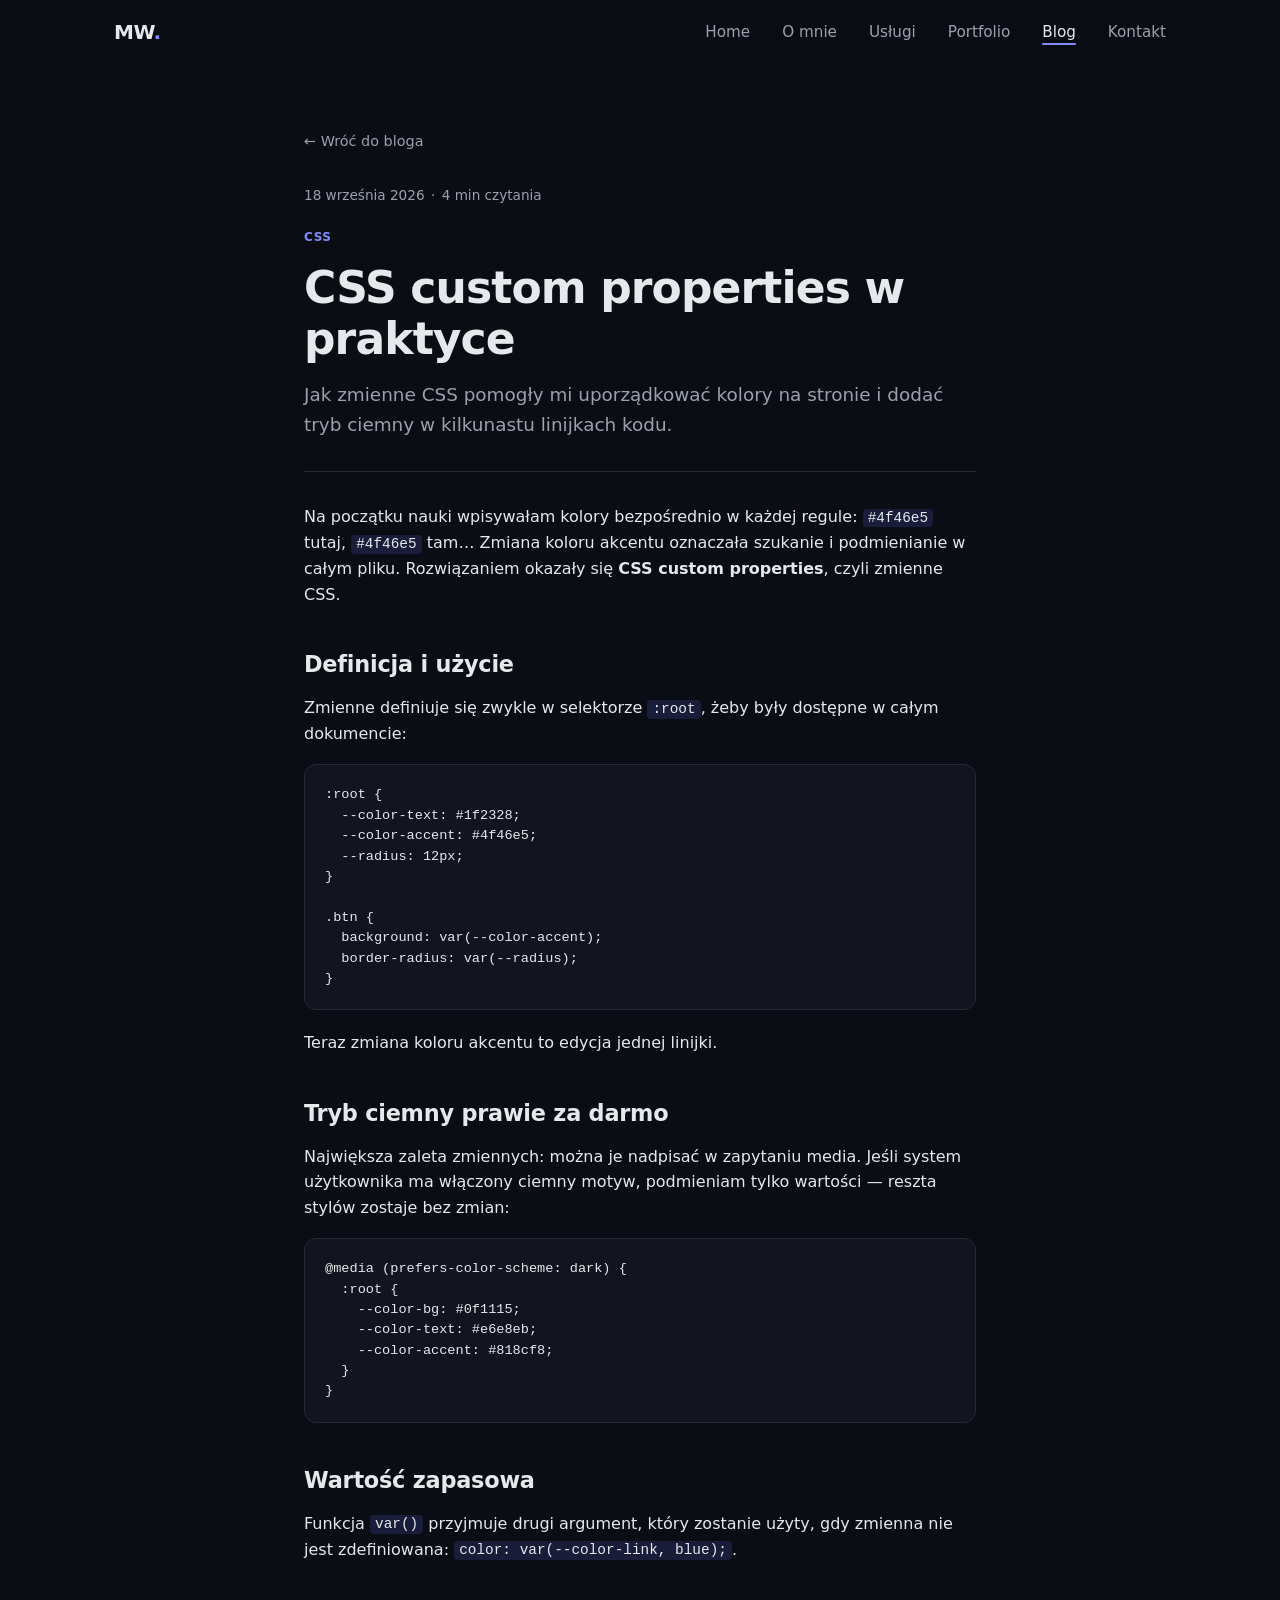
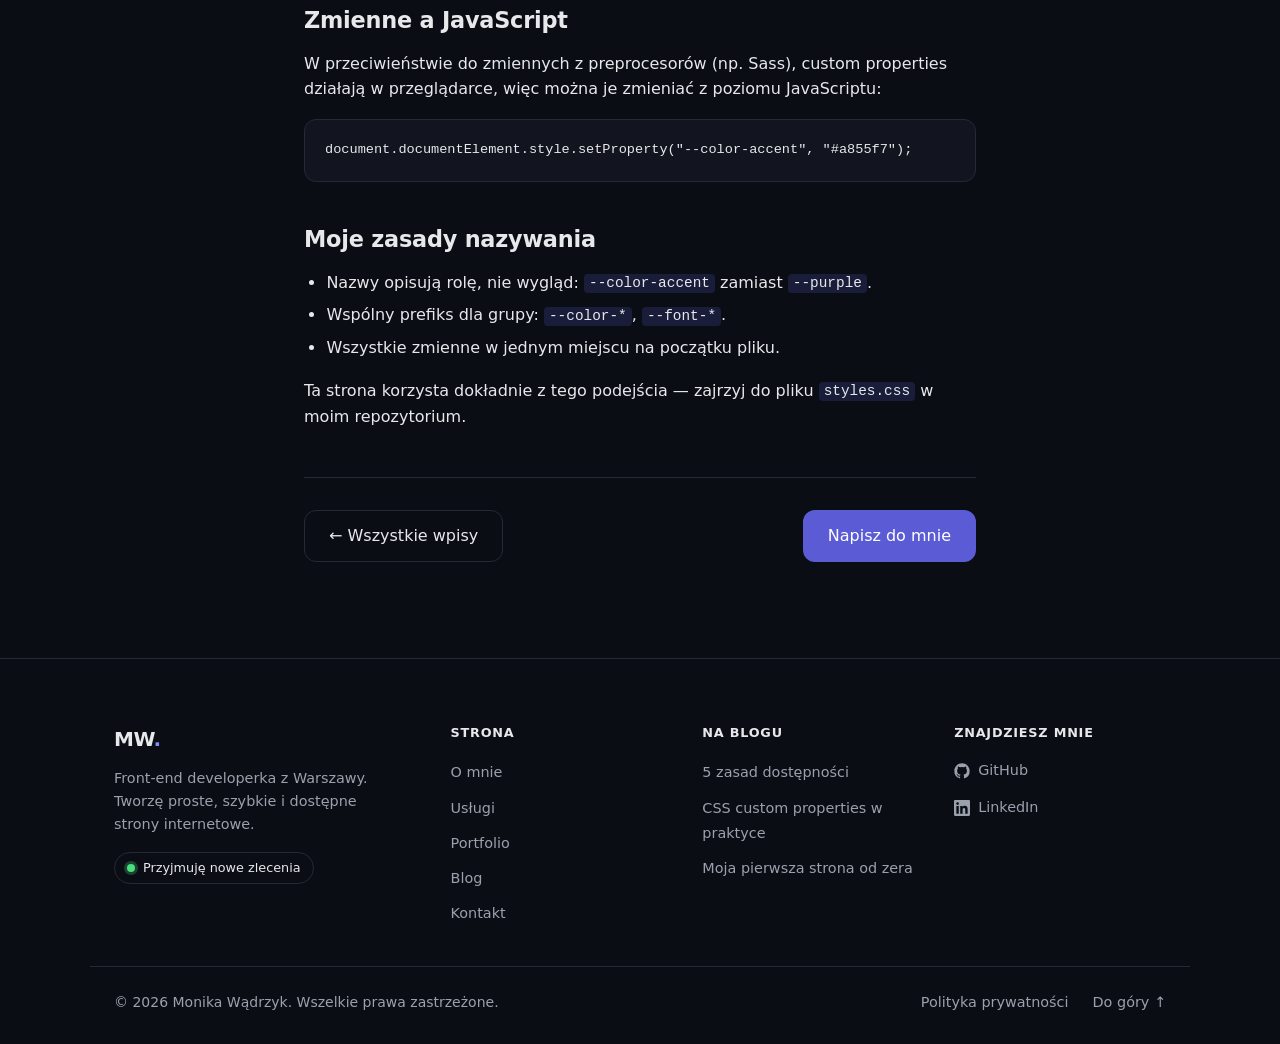
<file: blog/css-custom-properties.html>
<!DOCTYPE html>
<html lang="pl">
<head>
  <meta charset="UTF-8">
  <meta name="viewport" content="width=device-width, initial-scale=1.0">
  <title>CSS custom properties w praktyce — Blog Moniki Wądrzyk</title>
  <meta name="description" content="Jak zmienne CSS pomogły mi uporządkować kolory na stronie i dodać tryb ciemny w kilkunastu linijkach kodu.">
  <link rel="stylesheet" href="../styles.css">
  <link rel="stylesheet" href="../blog.css">
  <link rel="stylesheet" href="../footer.css">
</head>
<body id="top">
  <header class="navbar">
    <div class="container navbar__inner">
      <a href="../index.html#home" class="navbar__logo">MW<span>.</span></a>
      <button class="navbar__toggle" aria-label="Otwórz menu" aria-expanded="false">
        <span></span><span></span><span></span>
      </button>
      <nav>
        <ul class="navbar__links">
          <li><a href="../index.html#home">Home</a></li>
          <li><a href="../index.html#o-mnie">O mnie</a></li>
          <li><a href="../index.html#uslugi">Usługi</a></li>
          <li><a href="../index.html#portfolio">Portfolio</a></li>
          <li><a href="../index.html#blog" class="active" aria-current="page">Blog</a></li>
          <li><a href="../index.html#kontakt">Kontakt</a></li>
        </ul>
      </nav>
    </div>
  </header>

  <main class="article">
    <a href="../index.html#blog" class="article__back">&larr; Wróć do bloga</a>
    <div class="post__meta">
      <time datetime="2026-09-18">18 września 2026</time>
      <span aria-hidden="true">·</span>
      <span>4 min czytania</span>
    </div>
    <span class="post__tag">CSS</span>
    <h1 class="article__title">CSS custom properties w praktyce</h1>
    <p class="article__lead">Jak zmienne CSS pomogły mi uporządkować kolory na stronie i dodać tryb ciemny w kilkunastu linijkach kodu.</p>

    <div class="article__body">
      <p>
        Na początku nauki wpisywałam kolory bezpośrednio w każdej regule: <code>#4f46e5</code> tutaj,
        <code>#4f46e5</code> tam… Zmiana koloru akcentu oznaczała szukanie i podmienianie w całym pliku.
        Rozwiązaniem okazały się <strong>CSS custom properties</strong>, czyli zmienne CSS.
      </p>

      <h2>Definicja i użycie</h2>
      <p>Zmienne definiuje się zwykle w selektorze <code>:root</code>, żeby były dostępne w całym dokumencie:</p>
      <pre><code>:root {
  --color-text: #1f2328;
  --color-accent: #4f46e5;
  --radius: 12px;
}

.btn {
  background: var(--color-accent);
  border-radius: var(--radius);
}</code></pre>
      <p>Teraz zmiana koloru akcentu to edycja jednej linijki.</p>

      <h2>Tryb ciemny prawie za darmo</h2>
      <p>
        Największa zaleta zmiennych: można je nadpisać w zapytaniu media. Jeśli system użytkownika
        ma włączony ciemny motyw, podmieniam tylko wartości — reszta stylów zostaje bez zmian:
      </p>
      <pre><code>@media (prefers-color-scheme: dark) {
  :root {
    --color-bg: #0f1115;
    --color-text: #e6e8eb;
    --color-accent: #818cf8;
  }
}</code></pre>

      <h2>Wartość zapasowa</h2>
      <p>
        Funkcja <code>var()</code> przyjmuje drugi argument, który zostanie użyty, gdy zmienna
        nie jest zdefiniowana: <code>color: var(--color-link, blue);</code>.
      </p>

      <h2>Zmienne a JavaScript</h2>
      <p>W przeciwieństwie do zmiennych z preprocesorów (np. Sass), custom properties działają w przeglądarce, więc można je zmieniać z poziomu JavaScriptu:</p>
      <pre><code>document.documentElement.style.setProperty("--color-accent", "#a855f7");</code></pre>

      <h2>Moje zasady nazywania</h2>
      <ul>
        <li>Nazwy opisują rolę, nie wygląd: <code>--color-accent</code> zamiast <code>--purple</code>.</li>
        <li>Wspólny prefiks dla grupy: <code>--color-*</code>, <code>--font-*</code>.</li>
        <li>Wszystkie zmienne w jednym miejscu na początku pliku.</li>
      </ul>
      <p>Ta strona korzysta dokładnie z tego podejścia — zajrzyj do pliku <code>styles.css</code> w moim repozytorium.</p>
    </div>

    <div class="article__footer">
      <a href="../index.html#blog" class="btn btn--ghost">&larr; Wszystkie wpisy</a>
      <a href="../index.html#kontakt" class="btn btn--primary">Napisz do mnie</a>
    </div>
  </main>

  <footer class="footer footer--site">
    <div class="container footer__grid">
      <div class="footer__brand">
        <a href="../index.html#home" class="navbar__logo">MW<span>.</span></a>
        <p>Front-end developerka z Warszawy. Tworzę proste, szybkie i dostępne strony internetowe.</p>
        <p class="footer__status"><span aria-hidden="true"></span>Przyjmuję nowe zlecenia</p>
      </div>
      <nav class="footer__col" aria-label="Nawigacja w stopce">
        <h3 class="footer__heading">Strona</h3>
        <ul>
          <li><a href="../index.html#o-mnie">O mnie</a></li>
          <li><a href="../index.html#uslugi">Usługi</a></li>
          <li><a href="../index.html#portfolio">Portfolio</a></li>
          <li><a href="../index.html#blog">Blog</a></li>
          <li><a href="../index.html#kontakt">Kontakt</a></li>
        </ul>
      </nav>
      <div class="footer__col">
        <h3 class="footer__heading">Na blogu</h3>
        <ul>
          <li><a href="../blog/dostepnosc-5-zasad.html">5 zasad dostępności</a></li>
          <li><a href="../blog/css-custom-properties.html">CSS custom properties w praktyce</a></li>
          <li><a href="../blog/pierwsza-strona.html">Moja pierwsza strona od zera</a></li>
        </ul>
      </div>
      <div class="footer__col">
        <h3 class="footer__heading">Znajdziesz mnie</h3>
        <ul class="footer__social">
          <li><a href="https://github.com/monikawadrzyk-bot" target="_blank" rel="noopener noreferrer"><svg viewBox="0 0 24 24" aria-hidden="true"><path d="M12 .5C5.65.5.5 5.65.5 12a11.5 11.5 0 0 0 7.86 10.92c.58.1.79-.25.79-.56v-2c-3.2.7-3.87-1.37-3.87-1.37-.52-1.33-1.28-1.69-1.28-1.69-1.05-.72.08-.7.08-.7 1.16.08 1.77 1.19 1.77 1.19 1.03 1.77 2.7 1.26 3.36.96.1-.75.4-1.26.73-1.55-2.55-.29-5.24-1.28-5.24-5.69 0-1.26.45-2.29 1.19-3.1-.12-.29-.52-1.46.11-3.05 0 0 .97-.31 3.17 1.18a11 11 0 0 1 5.77 0c2.2-1.49 3.17-1.18 3.17-1.18.63 1.59.23 2.76.11 3.05.74.81 1.19 1.84 1.19 3.1 0 4.42-2.7 5.4-5.26 5.68.41.36.78 1.06.78 2.14v3.17c0 .31.21.67.8.56A11.5 11.5 0 0 0 23.5 12C23.5 5.65 18.35.5 12 .5Z"/></svg>GitHub</a></li>
          <li><a href="https://www.linkedin.com/" target="_blank" rel="noopener noreferrer"><svg viewBox="0 0 24 24" aria-hidden="true"><path d="M20.45 20.45h-3.56v-5.57c0-1.33-.02-3.04-1.85-3.04-1.85 0-2.14 1.45-2.14 2.94v5.67H9.35V9h3.41v1.56h.05c.48-.9 1.64-1.85 3.37-1.85 3.6 0 4.27 2.37 4.27 5.46v6.28ZM5.34 7.43a2.06 2.06 0 1 1 0-4.13 2.06 2.06 0 0 1 0 4.13ZM7.12 20.45H3.56V9h3.56v11.45ZM22.22 0H1.77C.79 0 0 .77 0 1.73v20.54C0 23.23.79 24 1.77 24h20.45c.98 0 1.78-.77 1.78-1.73V1.73C24 .77 23.2 0 22.22 0Z"/></svg>LinkedIn</a></li>
        </ul>
      </div>
    </div>
    <div class="container footer__bottom">
      <p>&copy; <span id="year"></span> Monika Wądrzyk. Wszelkie prawa zastrzeżone.</p>
      <ul class="footer__legal">
        <li><a href="../polityka-prywatnosci.html">Polityka prywatności</a></li>
        <li><a href="#top" class="footer__top">Do góry &uarr;</a></li>
      </ul>
    </div>
  </footer>

  <script src="../script.js"></script>
</body>
</html>
</file>
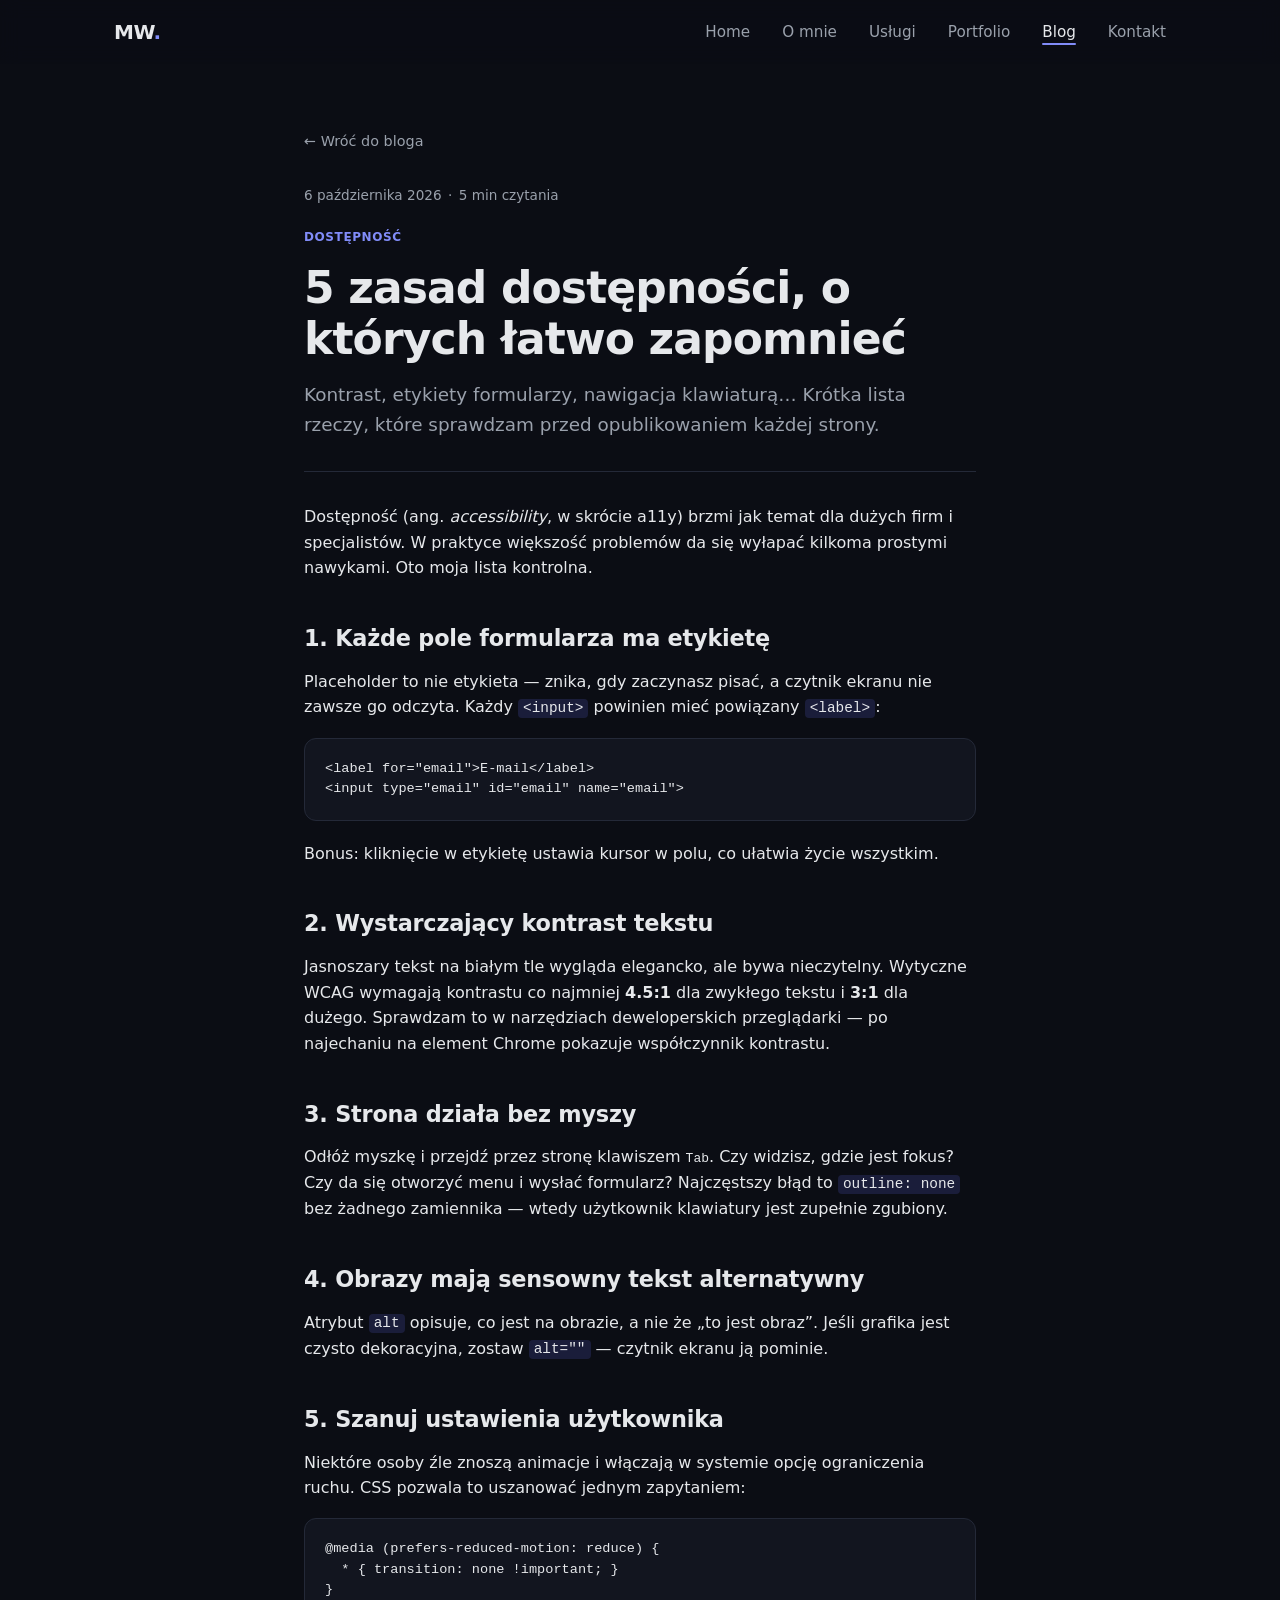
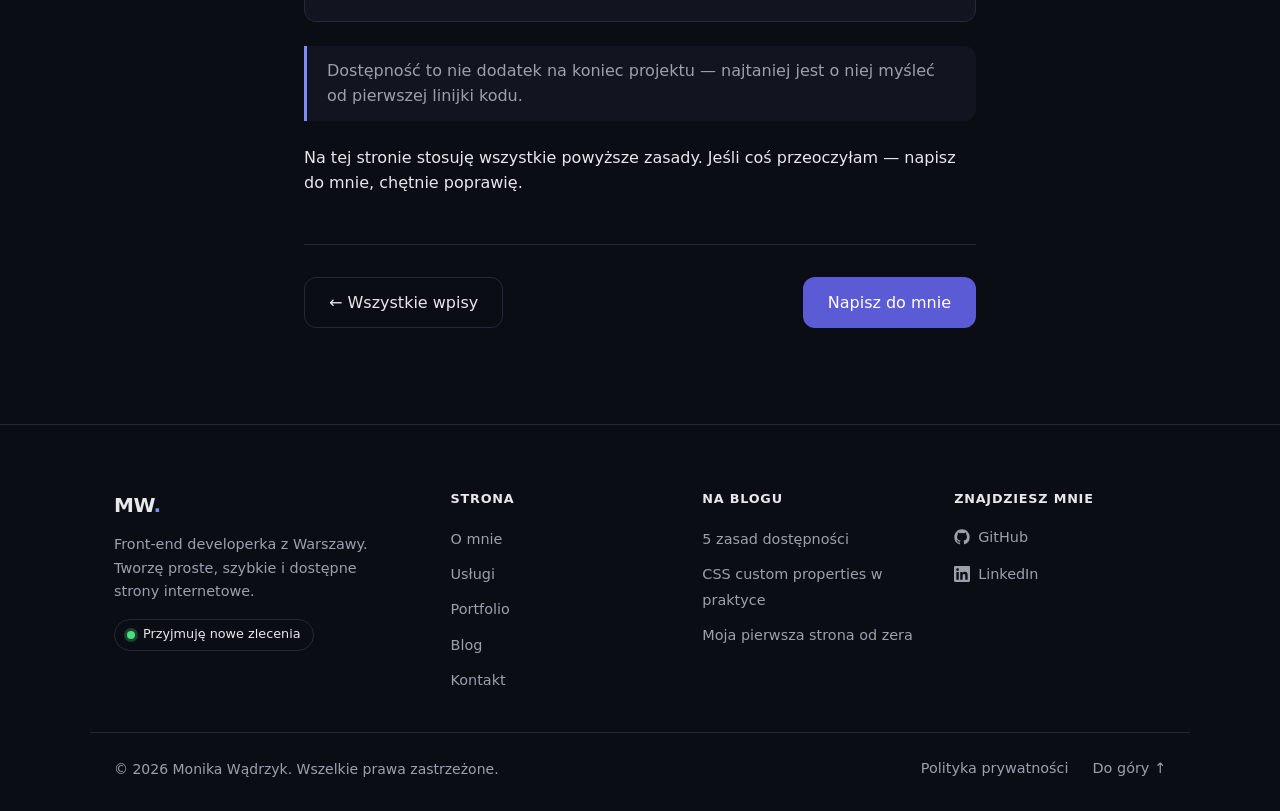
<file: blog/dostepnosc-5-zasad.html>
<!DOCTYPE html>
<html lang="pl">
<head>
  <meta charset="UTF-8">
  <meta name="viewport" content="width=device-width, initial-scale=1.0">
  <title>5 zasad dostępności, o których łatwo zapomnieć — Blog Moniki Wądrzyk</title>
  <meta name="description" content="Kontrast, etykiety formularzy, nawigacja klawiaturą… Krótka lista rzeczy, które sprawdzam przed opublikowaniem każdej strony.">
  <link rel="stylesheet" href="../styles.css">
  <link rel="stylesheet" href="../blog.css">
  <link rel="stylesheet" href="../footer.css">
</head>
<body id="top">
  <header class="navbar">
    <div class="container navbar__inner">
      <a href="../index.html#home" class="navbar__logo">MW<span>.</span></a>
      <button class="navbar__toggle" aria-label="Otwórz menu" aria-expanded="false">
        <span></span><span></span><span></span>
      </button>
      <nav>
        <ul class="navbar__links">
          <li><a href="../index.html#home">Home</a></li>
          <li><a href="../index.html#o-mnie">O mnie</a></li>
          <li><a href="../index.html#uslugi">Usługi</a></li>
          <li><a href="../index.html#portfolio">Portfolio</a></li>
          <li><a href="../index.html#blog" class="active" aria-current="page">Blog</a></li>
          <li><a href="../index.html#kontakt">Kontakt</a></li>
        </ul>
      </nav>
    </div>
  </header>

  <main class="article">
    <a href="../index.html#blog" class="article__back">&larr; Wróć do bloga</a>
    <div class="post__meta">
      <time datetime="2026-10-06">6 października 2026</time>
      <span aria-hidden="true">·</span>
      <span>5 min czytania</span>
    </div>
    <span class="post__tag">Dostępność</span>
    <h1 class="article__title">5 zasad dostępności, o których łatwo zapomnieć</h1>
    <p class="article__lead">Kontrast, etykiety formularzy, nawigacja klawiaturą… Krótka lista rzeczy, które sprawdzam przed opublikowaniem każdej strony.</p>

    <div class="article__body">
      <p>
        Dostępność (ang. <em>accessibility</em>, w skrócie a11y) brzmi jak temat dla dużych firm
        i specjalistów. W praktyce większość problemów da się wyłapać kilkoma prostymi nawykami.
        Oto moja lista kontrolna.
      </p>

      <h2>1. Każde pole formularza ma etykietę</h2>
      <p>
        Placeholder to nie etykieta — znika, gdy zaczynasz pisać, a czytnik ekranu nie zawsze go odczyta.
        Każdy <code>&lt;input&gt;</code> powinien mieć powiązany <code>&lt;label&gt;</code>:
      </p>
      <pre><code>&lt;label for="email"&gt;E-mail&lt;/label&gt;
&lt;input type="email" id="email" name="email"&gt;</code></pre>
      <p>Bonus: kliknięcie w etykietę ustawia kursor w polu, co ułatwia życie wszystkim.</p>

      <h2>2. Wystarczający kontrast tekstu</h2>
      <p>
        Jasnoszary tekst na białym tle wygląda elegancko, ale bywa nieczytelny. Wytyczne WCAG
        wymagają kontrastu co najmniej <strong>4.5:1</strong> dla zwykłego tekstu i <strong>3:1</strong>
        dla dużego. Sprawdzam to w narzędziach deweloperskich przeglądarki — po najechaniu na element
        Chrome pokazuje współczynnik kontrastu.
      </p>

      <h2>3. Strona działa bez myszy</h2>
      <p>
        Odłóż myszkę i przejdź przez stronę klawiszem <kbd>Tab</kbd>. Czy widzisz, gdzie jest fokus?
        Czy da się otworzyć menu i wysłać formularz? Najczęstszy błąd to <code>outline: none</code>
        bez żadnego zamiennika — wtedy użytkownik klawiatury jest zupełnie zgubiony.
      </p>

      <h2>4. Obrazy mają sensowny tekst alternatywny</h2>
      <p>
        Atrybut <code>alt</code> opisuje, co jest na obrazie, a nie że „to jest obraz”.
        Jeśli grafika jest czysto dekoracyjna, zostaw <code>alt=""</code> — czytnik ekranu ją pominie.
      </p>

      <h2>5. Szanuj ustawienia użytkownika</h2>
      <p>
        Niektóre osoby źle znoszą animacje i włączają w systemie opcję ograniczenia ruchu.
        CSS pozwala to uszanować jednym zapytaniem:
      </p>
      <pre><code>@media (prefers-reduced-motion: reduce) {
  * { transition: none !important; }
}</code></pre>

      <blockquote>
        Dostępność to nie dodatek na koniec projektu — najtaniej jest o niej myśleć od pierwszej linijki kodu.
      </blockquote>
      <p>
        Na tej stronie stosuję wszystkie powyższe zasady. Jeśli coś przeoczyłam — napisz do mnie,
        chętnie poprawię.
      </p>
    </div>

    <div class="article__footer">
      <a href="../index.html#blog" class="btn btn--ghost">&larr; Wszystkie wpisy</a>
      <a href="../index.html#kontakt" class="btn btn--primary">Napisz do mnie</a>
    </div>
  </main>

  <footer class="footer footer--site">
    <div class="container footer__grid">
      <div class="footer__brand">
        <a href="../index.html#home" class="navbar__logo">MW<span>.</span></a>
        <p>Front-end developerka z Warszawy. Tworzę proste, szybkie i dostępne strony internetowe.</p>
        <p class="footer__status"><span aria-hidden="true"></span>Przyjmuję nowe zlecenia</p>
      </div>
      <nav class="footer__col" aria-label="Nawigacja w stopce">
        <h3 class="footer__heading">Strona</h3>
        <ul>
          <li><a href="../index.html#o-mnie">O mnie</a></li>
          <li><a href="../index.html#uslugi">Usługi</a></li>
          <li><a href="../index.html#portfolio">Portfolio</a></li>
          <li><a href="../index.html#blog">Blog</a></li>
          <li><a href="../index.html#kontakt">Kontakt</a></li>
        </ul>
      </nav>
      <div class="footer__col">
        <h3 class="footer__heading">Na blogu</h3>
        <ul>
          <li><a href="../blog/dostepnosc-5-zasad.html">5 zasad dostępności</a></li>
          <li><a href="../blog/css-custom-properties.html">CSS custom properties w praktyce</a></li>
          <li><a href="../blog/pierwsza-strona.html">Moja pierwsza strona od zera</a></li>
        </ul>
      </div>
      <div class="footer__col">
        <h3 class="footer__heading">Znajdziesz mnie</h3>
        <ul class="footer__social">
          <li><a href="https://github.com/monikawadrzyk-bot" target="_blank" rel="noopener noreferrer"><svg viewBox="0 0 24 24" aria-hidden="true"><path d="M12 .5C5.65.5.5 5.65.5 12a11.5 11.5 0 0 0 7.86 10.92c.58.1.79-.25.79-.56v-2c-3.2.7-3.87-1.37-3.87-1.37-.52-1.33-1.28-1.69-1.28-1.69-1.05-.72.08-.7.08-.7 1.16.08 1.77 1.19 1.77 1.19 1.03 1.77 2.7 1.26 3.36.96.1-.75.4-1.26.73-1.55-2.55-.29-5.24-1.28-5.24-5.69 0-1.26.45-2.29 1.19-3.1-.12-.29-.52-1.46.11-3.05 0 0 .97-.31 3.17 1.18a11 11 0 0 1 5.77 0c2.2-1.49 3.17-1.18 3.17-1.18.63 1.59.23 2.76.11 3.05.74.81 1.19 1.84 1.19 3.1 0 4.42-2.7 5.4-5.26 5.68.41.36.78 1.06.78 2.14v3.17c0 .31.21.67.8.56A11.5 11.5 0 0 0 23.5 12C23.5 5.65 18.35.5 12 .5Z"/></svg>GitHub</a></li>
          <li><a href="https://www.linkedin.com/" target="_blank" rel="noopener noreferrer"><svg viewBox="0 0 24 24" aria-hidden="true"><path d="M20.45 20.45h-3.56v-5.57c0-1.33-.02-3.04-1.85-3.04-1.85 0-2.14 1.45-2.14 2.94v5.67H9.35V9h3.41v1.56h.05c.48-.9 1.64-1.85 3.37-1.85 3.6 0 4.27 2.37 4.27 5.46v6.28ZM5.34 7.43a2.06 2.06 0 1 1 0-4.13 2.06 2.06 0 0 1 0 4.13ZM7.12 20.45H3.56V9h3.56v11.45ZM22.22 0H1.77C.79 0 0 .77 0 1.73v20.54C0 23.23.79 24 1.77 24h20.45c.98 0 1.78-.77 1.78-1.73V1.73C24 .77 23.2 0 22.22 0Z"/></svg>LinkedIn</a></li>
        </ul>
      </div>
    </div>
    <div class="container footer__bottom">
      <p>&copy; <span id="year"></span> Monika Wądrzyk. Wszelkie prawa zastrzeżone.</p>
      <ul class="footer__legal">
        <li><a href="../polityka-prywatnosci.html">Polityka prywatności</a></li>
        <li><a href="#top" class="footer__top">Do góry &uarr;</a></li>
      </ul>
    </div>
  </footer>

  <script src="../script.js"></script>
</body>
</html>
</file>
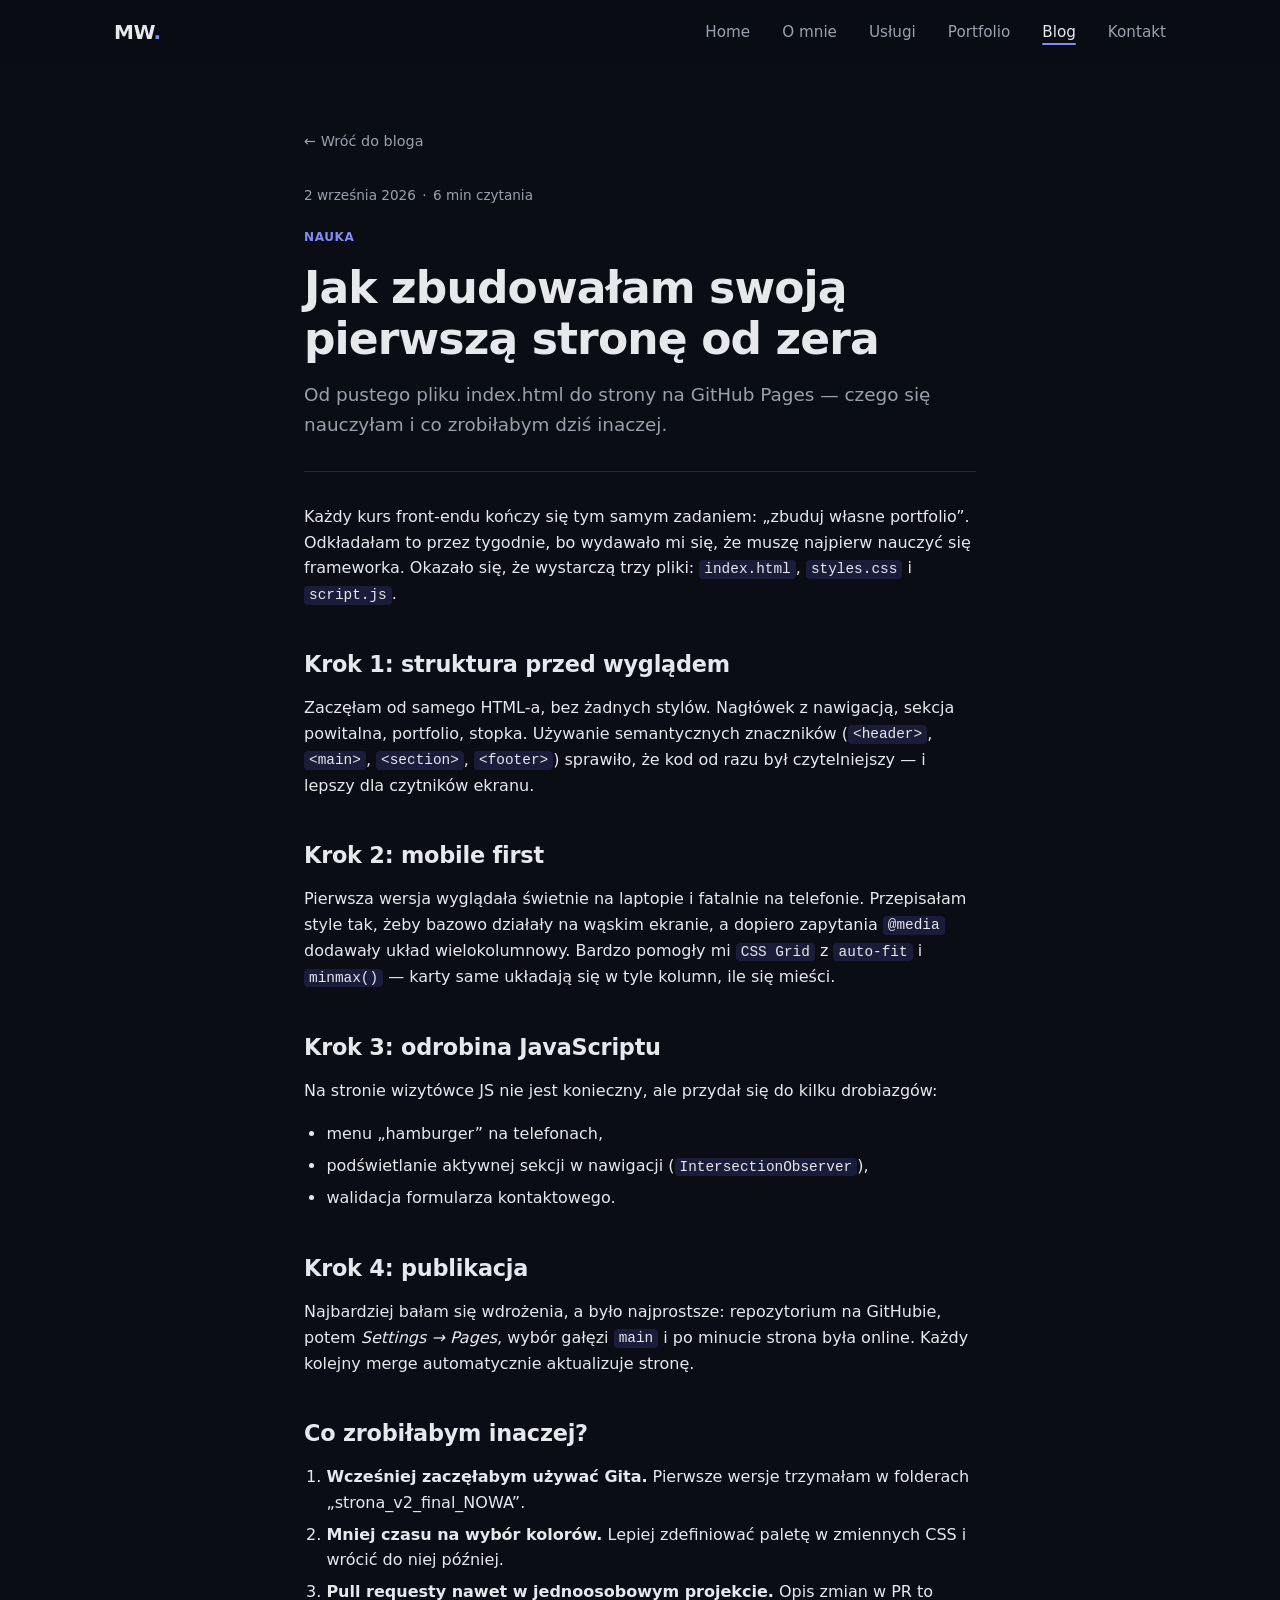
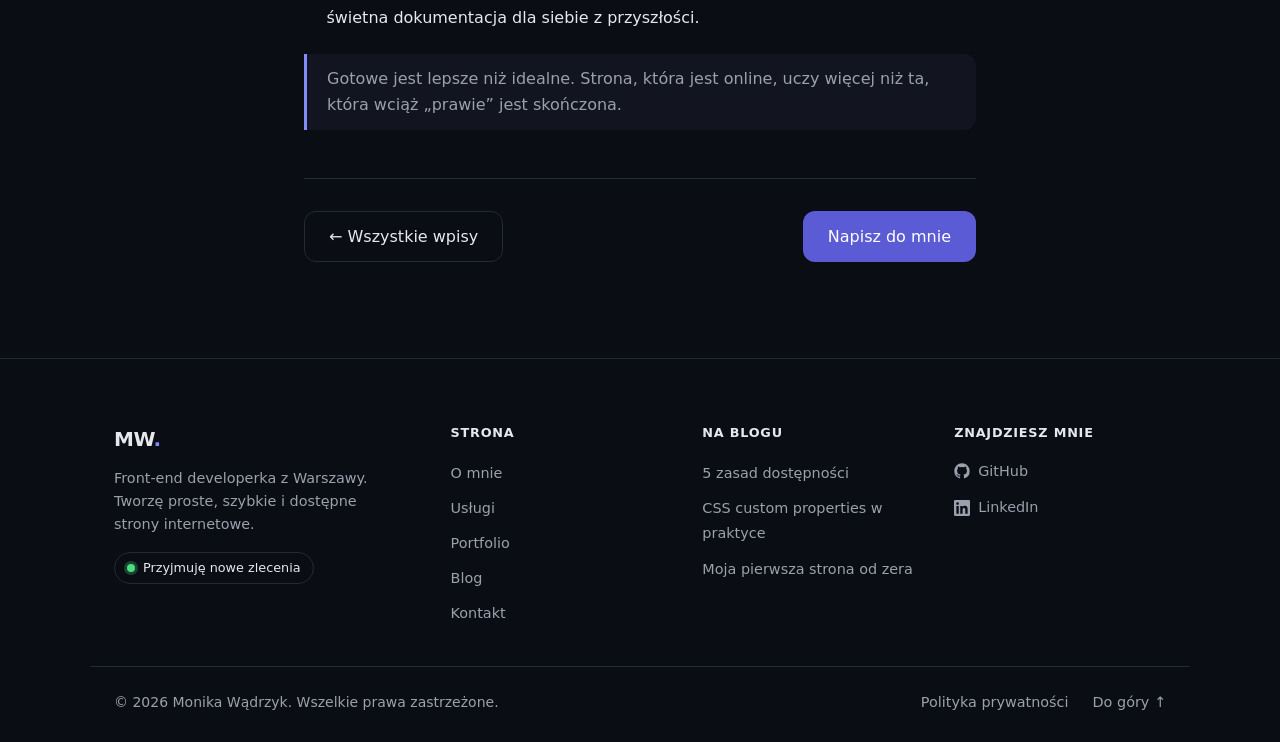
<file: blog/pierwsza-strona.html>
<!DOCTYPE html>
<html lang="pl">
<head>
  <meta charset="UTF-8">
  <meta name="viewport" content="width=device-width, initial-scale=1.0">
  <title>Jak zbudowałam swoją pierwszą stronę od zera — Blog Moniki Wądrzyk</title>
  <meta name="description" content="Od pustego pliku index.html do strony na GitHub Pages — czego się nauczyłam i co zrobiłabym dziś inaczej.">
  <link rel="stylesheet" href="../styles.css">
  <link rel="stylesheet" href="../blog.css">
  <link rel="stylesheet" href="../footer.css">
</head>
<body id="top">
  <header class="navbar">
    <div class="container navbar__inner">
      <a href="../index.html#home" class="navbar__logo">MW<span>.</span></a>
      <button class="navbar__toggle" aria-label="Otwórz menu" aria-expanded="false">
        <span></span><span></span><span></span>
      </button>
      <nav>
        <ul class="navbar__links">
          <li><a href="../index.html#home">Home</a></li>
          <li><a href="../index.html#o-mnie">O mnie</a></li>
          <li><a href="../index.html#uslugi">Usługi</a></li>
          <li><a href="../index.html#portfolio">Portfolio</a></li>
          <li><a href="../index.html#blog" class="active" aria-current="page">Blog</a></li>
          <li><a href="../index.html#kontakt">Kontakt</a></li>
        </ul>
      </nav>
    </div>
  </header>

  <main class="article">
    <a href="../index.html#blog" class="article__back">&larr; Wróć do bloga</a>
    <div class="post__meta">
      <time datetime="2026-09-02">2 września 2026</time>
      <span aria-hidden="true">·</span>
      <span>6 min czytania</span>
    </div>
    <span class="post__tag">Nauka</span>
    <h1 class="article__title">Jak zbudowałam swoją pierwszą stronę od zera</h1>
    <p class="article__lead">Od pustego pliku index.html do strony na GitHub Pages — czego się nauczyłam i co zrobiłabym dziś inaczej.</p>

    <div class="article__body">
      <p>
        Każdy kurs front-endu kończy się tym samym zadaniem: „zbuduj własne portfolio”.
        Odkładałam to przez tygodnie, bo wydawało mi się, że muszę najpierw nauczyć się frameworka.
        Okazało się, że wystarczą trzy pliki: <code>index.html</code>, <code>styles.css</code>
        i <code>script.js</code>.
      </p>

      <h2>Krok 1: struktura przed wyglądem</h2>
      <p>
        Zaczęłam od samego HTML-a, bez żadnych stylów. Nagłówek z nawigacją, sekcja powitalna,
        portfolio, stopka. Używanie semantycznych znaczników (<code>&lt;header&gt;</code>,
        <code>&lt;main&gt;</code>, <code>&lt;section&gt;</code>, <code>&lt;footer&gt;</code>)
        sprawiło, że kod od razu był czytelniejszy — i lepszy dla czytników ekranu.
      </p>

      <h2>Krok 2: mobile first</h2>
      <p>
        Pierwsza wersja wyglądała świetnie na laptopie i fatalnie na telefonie. Przepisałam style tak,
        żeby bazowo działały na wąskim ekranie, a dopiero zapytania <code>@media</code> dodawały układ
        wielokolumnowy. Bardzo pomogły mi <code>CSS Grid</code> z <code>auto-fit</code> i
        <code>minmax()</code> — karty same układają się w tyle kolumn, ile się mieści.
      </p>

      <h2>Krok 3: odrobina JavaScriptu</h2>
      <p>Na stronie wizytówce JS nie jest konieczny, ale przydał się do kilku drobiazgów:</p>
      <ul>
        <li>menu „hamburger” na telefonach,</li>
        <li>podświetlanie aktywnej sekcji w nawigacji (<code>IntersectionObserver</code>),</li>
        <li>walidacja formularza kontaktowego.</li>
      </ul>

      <h2>Krok 4: publikacja</h2>
      <p>
        Najbardziej bałam się wdrożenia, a było najprostsze: repozytorium na GitHubie, potem
        <em>Settings → Pages</em>, wybór gałęzi <code>main</code> i po minucie strona była online.
        Każdy kolejny merge automatycznie aktualizuje stronę.
      </p>

      <h2>Co zrobiłabym inaczej?</h2>
      <ol>
        <li><strong>Wcześniej zaczęłabym używać Gita.</strong> Pierwsze wersje trzymałam w folderach „strona_v2_final_NOWA”.</li>
        <li><strong>Mniej czasu na wybór kolorów.</strong> Lepiej zdefiniować paletę w zmiennych CSS i wrócić do niej później.</li>
        <li><strong>Pull requesty nawet w jednoosobowym projekcie.</strong> Opis zmian w PR to świetna dokumentacja dla siebie z przyszłości.</li>
      </ol>

      <blockquote>Gotowe jest lepsze niż idealne. Strona, która jest online, uczy więcej niż ta, która wciąż „prawie” jest skończona.</blockquote>
    </div>

    <div class="article__footer">
      <a href="../index.html#blog" class="btn btn--ghost">&larr; Wszystkie wpisy</a>
      <a href="../index.html#kontakt" class="btn btn--primary">Napisz do mnie</a>
    </div>
  </main>

  <footer class="footer footer--site">
    <div class="container footer__grid">
      <div class="footer__brand">
        <a href="../index.html#home" class="navbar__logo">MW<span>.</span></a>
        <p>Front-end developerka z Warszawy. Tworzę proste, szybkie i dostępne strony internetowe.</p>
        <p class="footer__status"><span aria-hidden="true"></span>Przyjmuję nowe zlecenia</p>
      </div>
      <nav class="footer__col" aria-label="Nawigacja w stopce">
        <h3 class="footer__heading">Strona</h3>
        <ul>
          <li><a href="../index.html#o-mnie">O mnie</a></li>
          <li><a href="../index.html#uslugi">Usługi</a></li>
          <li><a href="../index.html#portfolio">Portfolio</a></li>
          <li><a href="../index.html#blog">Blog</a></li>
          <li><a href="../index.html#kontakt">Kontakt</a></li>
        </ul>
      </nav>
      <div class="footer__col">
        <h3 class="footer__heading">Na blogu</h3>
        <ul>
          <li><a href="../blog/dostepnosc-5-zasad.html">5 zasad dostępności</a></li>
          <li><a href="../blog/css-custom-properties.html">CSS custom properties w praktyce</a></li>
          <li><a href="../blog/pierwsza-strona.html">Moja pierwsza strona od zera</a></li>
        </ul>
      </div>
      <div class="footer__col">
        <h3 class="footer__heading">Znajdziesz mnie</h3>
        <ul class="footer__social">
          <li><a href="https://github.com/monikawadrzyk-bot" target="_blank" rel="noopener noreferrer"><svg viewBox="0 0 24 24" aria-hidden="true"><path d="M12 .5C5.65.5.5 5.65.5 12a11.5 11.5 0 0 0 7.86 10.92c.58.1.79-.25.79-.56v-2c-3.2.7-3.87-1.37-3.87-1.37-.52-1.33-1.28-1.69-1.28-1.69-1.05-.72.08-.7.08-.7 1.16.08 1.77 1.19 1.77 1.19 1.03 1.77 2.7 1.26 3.36.96.1-.75.4-1.26.73-1.55-2.55-.29-5.24-1.28-5.24-5.69 0-1.26.45-2.29 1.19-3.1-.12-.29-.52-1.46.11-3.05 0 0 .97-.31 3.17 1.18a11 11 0 0 1 5.77 0c2.2-1.49 3.17-1.18 3.17-1.18.63 1.59.23 2.76.11 3.05.74.81 1.19 1.84 1.19 3.1 0 4.42-2.7 5.4-5.26 5.68.41.36.78 1.06.78 2.14v3.17c0 .31.21.67.8.56A11.5 11.5 0 0 0 23.5 12C23.5 5.65 18.35.5 12 .5Z"/></svg>GitHub</a></li>
          <li><a href="https://www.linkedin.com/" target="_blank" rel="noopener noreferrer"><svg viewBox="0 0 24 24" aria-hidden="true"><path d="M20.45 20.45h-3.56v-5.57c0-1.33-.02-3.04-1.85-3.04-1.85 0-2.14 1.45-2.14 2.94v5.67H9.35V9h3.41v1.56h.05c.48-.9 1.64-1.85 3.37-1.85 3.6 0 4.27 2.37 4.27 5.46v6.28ZM5.34 7.43a2.06 2.06 0 1 1 0-4.13 2.06 2.06 0 0 1 0 4.13ZM7.12 20.45H3.56V9h3.56v11.45ZM22.22 0H1.77C.79 0 0 .77 0 1.73v20.54C0 23.23.79 24 1.77 24h20.45c.98 0 1.78-.77 1.78-1.73V1.73C24 .77 23.2 0 22.22 0Z"/></svg>LinkedIn</a></li>
        </ul>
      </div>
    </div>
    <div class="container footer__bottom">
      <p>&copy; <span id="year"></span> Monika Wądrzyk. Wszelkie prawa zastrzeżone.</p>
      <ul class="footer__legal">
        <li><a href="../polityka-prywatnosci.html">Polityka prywatności</a></li>
        <li><a href="#top" class="footer__top">Do góry &uarr;</a></li>
      </ul>
    </div>
  </footer>

  <script src="../script.js"></script>
</body>
</html>
</file>
<file: styles.css>
/* ===== Zmienne ===== */
:root {
  color-scheme: dark;

  --color-bg: #0b0d14;
  --color-surface: #12151f;
  --color-text: #e6e8eb;
  --color-muted: #9aa1ac;
  --color-border: #242938;
  --color-accent: #818cf8;
  --color-accent-hover: #a5b4fc;
  --color-accent-soft: #1a1d3a;
  --color-btn: #5b5bd6;
  --color-btn-hover: #4f46e5;
  --color-error: #f87171;
  --color-success: #4ade80;

  --font-sans: system-ui, -apple-system, "Segoe UI", Roboto, "Helvetica Neue", Arial, sans-serif;
  --radius: 12px;
  --shadow: 0 1px 3px rgba(0, 0, 0, 0.4);
  --shadow-hover: 0 12px 24px rgba(0, 0, 0, 0.5);
  --max-width: 1100px;
  --nav-height: 64px;
  --transition: 0.2s ease;
}

/* ===== Reset / baza ===== */
*,
*::before,
*::after {
  box-sizing: border-box;
  margin: 0;
  padding: 0;
}

html {
  scroll-behavior: smooth;
  scroll-padding-top: var(--nav-height);
}

body {
  font-family: var(--font-sans);
  background: var(--color-bg);
  color: var(--color-text);
  line-height: 1.6;
  -webkit-font-smoothing: antialiased;
}

a {
  color: inherit;
  text-decoration: none;
}

ul {
  list-style: none;
}

.container {
  width: 100%;
  max-width: var(--max-width);
  margin: 0 auto;
  padding: 0 1.5rem;
}

/* ===== Navbar ===== */
.navbar {
  position: sticky;
  top: 0;
  z-index: 100;
  height: var(--nav-height);
  background: color-mix(in srgb, var(--color-bg) 85%, transparent);
  backdrop-filter: blur(10px);
  border-bottom: 1px solid transparent;
  transition: border-color var(--transition);
}

.navbar.scrolled {
  border-bottom-color: var(--color-border);
}

.navbar__inner {
  display: flex;
  align-items: center;
  justify-content: space-between;
  height: 100%;
}

.navbar__logo {
  font-weight: 700;
  font-size: 1.25rem;
  letter-spacing: -0.02em;
}

.navbar__logo span {
  color: var(--color-accent);
}

.navbar__links {
  display: flex;
  gap: 2rem;
}

.navbar__links a {
  font-size: 0.95rem;
  color: var(--color-muted);
  position: relative;
  transition: color var(--transition);
}

.navbar__links a:hover,
.navbar__links a.active {
  color: var(--color-text);
}

.navbar__links a.active::after {
  content: "";
  position: absolute;
  left: 0;
  right: 0;
  bottom: -4px;
  height: 2px;
  background: var(--color-accent);
  border-radius: 2px;
}

.navbar__toggle {
  display: none;
  flex-direction: column;
  gap: 5px;
  background: none;
  border: none;
  cursor: pointer;
  padding: 0.5rem;
}

.navbar__toggle span {
  width: 22px;
  height: 2px;
  background: var(--color-text);
  border-radius: 2px;
  transition: transform var(--transition), opacity var(--transition);
}

/* ===== Hero ===== */
.hero {
  min-height: calc(100vh - var(--nav-height));
  display: flex;
  align-items: center;
  padding: 4rem 0;
}

.hero__greeting {
  color: var(--color-accent);
  font-weight: 600;
  margin-bottom: 0.5rem;
}

.hero__name {
  font-size: clamp(2.5rem, 7vw, 4.5rem);
  line-height: 1.1;
  letter-spacing: -0.03em;
  margin-bottom: 1.25rem;
}

.hero__description {
  max-width: 560px;
  font-size: 1.125rem;
  color: var(--color-muted);
  margin-bottom: 2rem;
}

.hero__actions {
  display: flex;
  flex-wrap: wrap;
  gap: 1rem;
}

/* ===== Przyciski ===== */
.btn {
  display: inline-block;
  padding: 0.75rem 1.5rem;
  border-radius: var(--radius);
  font-weight: 500;
  border: 1px solid transparent;
  transition: background var(--transition), border-color var(--transition), transform var(--transition);
}

.btn:hover {
  transform: translateY(-2px);
}

.btn--primary {
  background: var(--color-btn);
  color: #fff;
}

.btn--primary:hover {
  background: var(--color-btn-hover);
}

.btn--ghost {
  border-color: var(--color-border);
}

.btn--ghost:hover {
  border-color: var(--color-accent);
}

/* ===== Portfolio ===== */
.portfolio {
  padding: 6rem 0;
}

.section-title {
  font-size: clamp(1.75rem, 4vw, 2.5rem);
  letter-spacing: -0.02em;
  margin-bottom: 0.5rem;
}

.section-subtitle {
  color: var(--color-muted);
  margin-bottom: 3rem;
}

.cards {
  display: grid;
  grid-template-columns: repeat(auto-fit, minmax(280px, 1fr));
  gap: 1.5rem;
}

.card {
  background: var(--color-surface);
  border: 1px solid var(--color-border);
  border-radius: var(--radius);
  overflow: hidden;
  box-shadow: var(--shadow);
  transition: transform var(--transition), box-shadow var(--transition);
  display: flex;
  flex-direction: column;
}

.card:hover {
  transform: translateY(-4px);
  box-shadow: var(--shadow-hover);
}

.card__media {
  overflow: hidden;
  border-bottom: 1px solid var(--color-border);
}

.card__image {
  display: block;
  width: 100%;
  height: auto;
  aspect-ratio: 16 / 9;
  object-fit: cover;
  background: var(--color-accent-soft);
  transition: transform 0.4s ease;
}

.card:hover .card__image {
  transform: scale(1.04);
}

.card__body {
  padding: 1.5rem;
  display: flex;
  flex-direction: column;
  flex: 1;
}

.card__title {
  font-size: 1.2rem;
  margin-bottom: 0.5rem;
}

.card__text {
  color: var(--color-muted);
  font-size: 0.95rem;
  margin-bottom: 1rem;
}

.card__tags {
  display: flex;
  flex-wrap: wrap;
  gap: 0.5rem;
  margin-bottom: 1.25rem;
}

.card__tags li {
  font-size: 0.8rem;
  padding: 0.2rem 0.65rem;
  border-radius: 999px;
  background: var(--color-accent-soft);
  color: var(--color-accent);
}

.card__link {
  margin-top: auto;
  font-weight: 500;
  color: var(--color-accent);
}

.card__link:hover {
  color: var(--color-accent-hover);
}

/* ===== Stopka ===== */
.footer {
  border-top: 1px solid var(--color-border);
  padding: 4rem 0 2rem;
}

.footer__inner {
  display: flex;
  flex-wrap: wrap;
  justify-content: space-between;
  align-items: center;
  gap: 2rem;
  margin-bottom: 3rem;
}

.footer__title {
  font-size: 1.5rem;
  margin-bottom: 0.25rem;
}

.footer__text {
  color: var(--color-muted);
}

.footer__links {
  display: flex;
  gap: 1rem;
}

.footer__links a {
  display: inline-flex;
  align-items: center;
  gap: 0.5rem;
  padding: 0.6rem 1.1rem;
  border: 1px solid var(--color-border);
  border-radius: var(--radius);
  transition: border-color var(--transition), color var(--transition);
}

.footer__links a:hover {
  border-color: var(--color-accent);
  color: var(--color-accent);
}

.footer__links svg {
  width: 18px;
  height: 18px;
  fill: currentColor;
}

.footer__bottom {
  color: var(--color-muted);
  font-size: 0.875rem;
}

/* ===== Animacja pojawiania się ===== */
.reveal {
  opacity: 0;
  transform: translateY(20px);
  transition: opacity 0.6s ease, transform 0.6s ease;
}

.reveal.visible {
  opacity: 1;
  transform: none;
}

@media (prefers-reduced-motion: reduce) {
  html { scroll-behavior: auto; }
  *, .reveal {
    transition: none !important;
  }
  .reveal {
    opacity: 1;
    transform: none;
  }
}

/* ===== Responsywność ===== */
@media (max-width: 640px) {
  .navbar__toggle {
    display: flex;
    margin-left: auto;
  }

  .navbar__links {
    position: absolute;
    top: var(--nav-height);
    left: 0;
    right: 0;
    flex-direction: column;
    gap: 0;
    background: var(--color-bg);
    border-bottom: 1px solid var(--color-border);
    max-height: 0;
    overflow: hidden;
    transition: max-height var(--transition);
  }

  .navbar__links.open {
    max-height: 400px;
  }

  .navbar__links a {
    display: block;
    padding: 1rem 1.5rem;
  }

  .navbar__links a.active::after {
    display: none;
  }

  .navbar__toggle[aria-expanded="true"] span:nth-child(1) {
    transform: translateY(7px) rotate(45deg);
  }
  .navbar__toggle[aria-expanded="true"] span:nth-child(2) {
    opacity: 0;
  }
  .navbar__toggle[aria-expanded="true"] span:nth-child(3) {
    transform: translateY(-7px) rotate(-45deg);
  }
}
</file>
<file: about.css>
/* ===== Sekcja O mnie ===== */
.about {
  padding: 6rem 0;
  background: var(--color-surface);
  border-top: 1px solid var(--color-border);
  border-bottom: 1px solid var(--color-border);
}

.about__inner {
  display: grid;
  grid-template-columns: 240px 1fr;
  gap: 4rem;
  align-items: start;
}

.about__photo {
  aspect-ratio: 1;
  border-radius: 50%;
  display: grid;
  place-items: center;
  font-size: 3.5rem;
  font-weight: 700;
  letter-spacing: -0.03em;
  color: #fff;
  background: linear-gradient(135deg, var(--color-accent), #a855f7);
  box-shadow: var(--shadow-hover);
}

.about__text {
  color: var(--color-muted);
  font-size: 1.05rem;
  max-width: 640px;
  margin-bottom: 1rem;
}

.about__subtitle {
  font-size: 1.1rem;
  margin: 2rem 0 1rem;
}

.about__skills {
  display: flex;
  flex-wrap: wrap;
  gap: 0.6rem;
}

.about__skills li {
  padding: 0.4rem 0.9rem;
  border: 1px solid var(--color-border);
  border-radius: 999px;
  font-size: 0.9rem;
  background: var(--color-bg);
  transition: border-color var(--transition), color var(--transition);
}

.about__skills li:hover {
  border-color: var(--color-accent);
  color: var(--color-accent);
}

@media (max-width: 768px) {
  .about__inner {
    grid-template-columns: 1fr;
    gap: 2rem;
  }

  .about__photo {
    width: 160px;
    font-size: 2.5rem;
  }
}
</file>
<file: contact.css>
/* ===== Kontakt z formularzem ===== */
.contact {
  display: grid;
  grid-template-columns: 1fr 1.4fr;
  gap: 4rem;
  align-items: start;
}

.contact__intro .footer__text {
  margin-bottom: 1.5rem;
}

.contact__intro .footer__links {
  flex-wrap: wrap;
}

.contact__map {
  margin-top: 2rem;
  border: 1px solid var(--color-border);
  border-radius: var(--radius);
  overflow: hidden;
  box-shadow: var(--shadow);
  background: var(--color-surface);
  aspect-ratio: 4 / 3;
}

.contact__map iframe {
  display: block;
  width: 100%;
  height: 100%;
  border: 0;
  /* Mapa Google nie ma ciemnego motywu w osadzeniu — przyciemniamy ją filtrem */
  filter: invert(90%) hue-rotate(180deg) saturate(0.8) contrast(0.9);
}

.contact__form {
  background: var(--color-surface);
  border: 1px solid var(--color-border);
  border-radius: var(--radius);
  padding: 2rem;
  box-shadow: var(--shadow);
}

.form__row {
  display: grid;
  grid-template-columns: 1fr 1fr;
  gap: 1rem;
}

.form__field {
  display: flex;
  flex-direction: column;
  margin-bottom: 0.5rem;
}

.form__field label {
  font-size: 0.9rem;
  font-weight: 500;
  margin-bottom: 0.4rem;
}

.form__field label span {
  color: var(--color-accent);
}

.form__field input,
.form__field select,
.form__field textarea {
  font: inherit;
  color: var(--color-text);
  background: var(--color-bg);
  border: 1px solid var(--color-border);
  border-radius: 8px;
  padding: 0.7rem 0.9rem;
  transition: border-color var(--transition), box-shadow var(--transition);
}

.form__field textarea {
  resize: vertical;
  min-height: 120px;
}

.form__field input:focus,
.form__field select:focus,
.form__field textarea:focus {
  outline: none;
  border-color: var(--color-accent);
  box-shadow: 0 0 0 3px var(--color-accent-soft);
}

.form__field [aria-invalid="true"] {
  border-color: var(--color-error);
}

.form__field [aria-invalid="true"]:focus {
  box-shadow: 0 0 0 3px color-mix(in srgb, var(--color-error) 20%, transparent);
}

.form__error {
  min-height: 1.25rem;
  font-size: 0.8rem;
  color: var(--color-error);
  margin-top: 0.25rem;
}

.form__meta {
  display: flex;
  justify-content: space-between;
  gap: 1rem;
}

.form__count {
  font-size: 0.8rem;
  color: var(--color-muted);
  margin-top: 0.25rem;
  white-space: nowrap;
}

.form__field--checkbox {
  display: grid;
  grid-template-columns: auto 1fr;
  column-gap: 0.6rem;
  align-items: start;
}

.form__field--checkbox input {
  width: 18px;
  height: 18px;
  margin-top: 0.15rem;
  accent-color: var(--color-accent);
}

.form__field--checkbox label {
  font-weight: 400;
  color: var(--color-muted);
  margin-bottom: 0;
}

.form__field--checkbox .form__error {
  grid-column: 2;
}

.form__submit {
  width: 100%;
  font: inherit;
  font-weight: 500;
  cursor: pointer;
  margin-top: 0.5rem;
}

.form__submit:disabled {
  opacity: 0.6;
  cursor: progress;
  transform: none;
}

.form__status {
  margin-top: 1rem;
  font-size: 0.9rem;
  text-align: center;
}

.form__status--success { color: var(--color-success); }
.form__status--error { color: var(--color-error); }

@media (max-width: 860px) {
  .contact {
    grid-template-columns: 1fr;
    gap: 2.5rem;
  }
}

@media (max-width: 520px) {
  .contact__form {
    padding: 1.25rem;
  }

  .form__row {
    grid-template-columns: 1fr;
    gap: 0;
  }
}

.form__field--checkbox label a {
  color: var(--color-accent);
  text-decoration: underline;
  text-underline-offset: 2px;
}

.form__field--checkbox label a:hover {
  color: var(--color-accent-hover);
}
</file>
<file: blog.css>
/* ===== Sekcja Blog ===== */
.blog {
  padding: 6rem 0;
  background: var(--color-surface);
  border-top: 1px solid var(--color-border);
}

.posts {
  display: grid;
  grid-template-columns: repeat(auto-fit, minmax(280px, 1fr));
  gap: 1.5rem;
}

.post {
  position: relative;
  display: flex;
  flex-direction: column;
  padding: 1.75rem;
  background: var(--color-bg);
  border: 1px solid var(--color-border);
  border-radius: var(--radius);
  transition: transform var(--transition), box-shadow var(--transition), border-color var(--transition);
}

.post:hover {
  transform: translateY(-4px);
  box-shadow: var(--shadow-hover);
  border-color: var(--color-accent);
}

.post__meta {
  display: flex;
  flex-wrap: wrap;
  gap: 0.4rem;
  font-size: 0.85rem;
  color: var(--color-muted);
  margin-bottom: 1rem;
}

.post__tag {
  display: inline-block;
  align-self: flex-start;
  font-size: 0.75rem;
  font-weight: 600;
  text-transform: uppercase;
  letter-spacing: 0.05em;
  color: var(--color-accent);
  margin-bottom: 0.5rem;
}

.post__title {
  font-size: 1.2rem;
  line-height: 1.35;
  margin-bottom: 0.75rem;
}

/* Cała karta jest klikalna dzięki rozciągniętemu linkowi w tytule */
.post__title a::after {
  content: "";
  position: absolute;
  inset: 0;
  border-radius: var(--radius);
}

.post__title a:focus-visible {
  outline: none;
}

.post:has(.post__title a:focus-visible) {
  outline: 2px solid var(--color-accent);
  outline-offset: 2px;
}

.post__excerpt {
  color: var(--color-muted);
  font-size: 0.95rem;
  margin-bottom: 1.25rem;
}

.post__link {
  margin-top: auto;
  font-weight: 500;
  color: var(--color-accent);
}

/* ===== Strona artykułu ===== */
.article {
  max-width: 720px;
  margin: 0 auto;
  padding: 4rem 1.5rem 6rem;
}

.article__back {
  display: inline-block;
  font-size: 0.9rem;
  color: var(--color-muted);
  margin-bottom: 2rem;
  transition: color var(--transition);
}

.article__back:hover {
  color: var(--color-accent);
}

.article__title {
  font-size: clamp(2rem, 5vw, 2.75rem);
  line-height: 1.15;
  letter-spacing: -0.02em;
  margin: 0.5rem 0 1rem;
}

.article__lead {
  font-size: 1.15rem;
  color: var(--color-muted);
  padding-bottom: 2rem;
  margin-bottom: 2rem;
  border-bottom: 1px solid var(--color-border);
}

.article__body h2 {
  font-size: 1.4rem;
  letter-spacing: -0.01em;
  margin: 2.5rem 0 0.75rem;
}

.article__body p,
.article__body ul,
.article__body ol {
  margin-bottom: 1.1rem;
}

.article__body ul,
.article__body ol {
  padding-left: 1.4rem;
}

.article__body ul { list-style: disc; }
.article__body ol { list-style: decimal; }

.article__body li {
  margin-bottom: 0.4rem;
}

.article__body a {
  color: var(--color-accent);
  text-decoration: underline;
  text-underline-offset: 3px;
}

.article__body code {
  font-family: ui-monospace, SFMono-Regular, Menlo, Consolas, monospace;
  font-size: 0.9em;
  padding: 0.1em 0.35em;
  border-radius: 4px;
  background: var(--color-accent-soft);
}

.article__body pre {
  overflow-x: auto;
  padding: 1.25rem;
  margin-bottom: 1.25rem;
  border-radius: var(--radius);
  background: var(--color-surface);
  border: 1px solid var(--color-border);
  line-height: 1.5;
}

.article__body pre code {
  padding: 0;
  background: none;
  font-size: 0.85rem;
}

.article__body blockquote {
  margin: 1.5rem 0;
  padding: 0.75rem 1.25rem;
  border-left: 3px solid var(--color-accent);
  background: var(--color-surface);
  border-radius: 0 var(--radius) var(--radius) 0;
  color: var(--color-muted);
}

.article__footer {
  margin-top: 3rem;
  padding-top: 2rem;
  border-top: 1px solid var(--color-border);
  display: flex;
  flex-wrap: wrap;
  justify-content: space-between;
  gap: 1rem;
}
</file>
<file: hero.css>
/* ===== Abstrakcyjne tło sekcji hero ===== */
.hero {
  position: relative;
  overflow: hidden;
  isolation: isolate;
}

.hero > .container {
  position: relative;
  z-index: 1;
}

.hero__bg {
  position: absolute;
  inset: 0;
  z-index: 0;
  pointer-events: none;
}

/* Delikatna siatka linii, wygaszona ku krawędziom */
.hero__bg::before {
  content: "";
  position: absolute;
  inset: 0;
  background-image:
    linear-gradient(to right, rgba(255, 255, 255, 0.045) 1px, transparent 1px),
    linear-gradient(to bottom, rgba(255, 255, 255, 0.045) 1px, transparent 1px);
  background-size: 56px 56px;
  -webkit-mask-image: radial-gradient(ellipse 70% 60% at 65% 45%, #000, transparent 75%);
  mask-image: radial-gradient(ellipse 70% 60% at 65% 45%, #000, transparent 75%);
}

/* Płynne przejście do kolejnej sekcji */
.hero__bg::after {
  content: "";
  position: absolute;
  inset: auto 0 0;
  height: 30%;
  background: linear-gradient(to bottom, transparent, var(--color-bg));
}

/* Rozmyte, powoli dryfujące plamy koloru */
.hero__orb {
  position: absolute;
  border-radius: 50%;
  filter: blur(80px);
  opacity: 0.55;
  will-change: transform;
}

.hero__orb--1 {
  width: 520px;
  height: 520px;
  top: -8%;
  right: 4%;
  background: radial-gradient(circle at 30% 30%, #6366f1, #4338ca 60%, transparent 70%);
  animation: orb-drift-1 22s ease-in-out infinite alternate;
}

.hero__orb--2 {
  width: 420px;
  height: 420px;
  top: 38%;
  right: 22%;
  background: radial-gradient(circle at 50% 50%, #a855f7, #7e22ce 60%, transparent 70%);
  opacity: 0.45;
  animation: orb-drift-2 26s ease-in-out infinite alternate;
}

.hero__orb--3 {
  width: 360px;
  height: 360px;
  bottom: -10%;
  right: -4%;
  background: radial-gradient(circle at 50% 50%, #22d3ee, #0e7490 60%, transparent 70%);
  opacity: 0.35;
  animation: orb-drift-3 30s ease-in-out infinite alternate;
}

@keyframes orb-drift-1 {
  to { transform: translate(-90px, 60px) scale(1.08); }
}

@keyframes orb-drift-2 {
  to { transform: translate(110px, -70px) scale(0.92); }
}

@keyframes orb-drift-3 {
  to { transform: translate(-120px, -50px) scale(1.12); }
}

@media (prefers-reduced-motion: reduce) {
  .hero__orb { animation: none; }
}

@media (max-width: 760px) {
  .hero__orb--1 { width: 340px; height: 340px; right: -30%; }
  .hero__orb--2 { width: 280px; height: 280px; top: 50%; right: 10%; }
  .hero__orb--3 { width: 240px; height: 240px; right: -20%; }

  .hero__bg::before {
    -webkit-mask-image: radial-gradient(ellipse 90% 60% at 60% 50%, #000, transparent 75%);
    mask-image: radial-gradient(ellipse 90% 60% at 60% 50%, #000, transparent 75%);
  }
}
</file>
<file: sections.css>
/* ===== Sekcja Usługi ===== */
.services {
  padding: 6rem 0;
}

.services__grid {
  display: grid;
  grid-template-columns: repeat(auto-fit, minmax(260px, 1fr));
  gap: 1.5rem;
}

.service {
  display: flex;
  flex-direction: column;
  padding: 2rem 1.75rem;
  background: var(--color-surface);
  border: 1px solid var(--color-border);
  border-radius: var(--radius);
  transition: transform var(--transition), box-shadow var(--transition), border-color var(--transition);
}

.service:hover {
  transform: translateY(-4px);
  box-shadow: var(--shadow-hover);
  border-color: var(--color-accent);
}

.service__icon {
  display: grid;
  place-items: center;
  width: 48px;
  height: 48px;
  margin-bottom: 1.25rem;
  border-radius: 12px;
  background: var(--color-accent-soft);
  color: var(--color-accent);
}

.service__icon svg {
  width: 24px;
  height: 24px;
  fill: none;
  stroke: currentColor;
  stroke-width: 1.8;
  stroke-linecap: round;
  stroke-linejoin: round;
}

.service__title {
  font-size: 1.2rem;
  margin-bottom: 0.5rem;
}

.service__text {
  color: var(--color-muted);
  font-size: 0.95rem;
  margin-bottom: 1.25rem;
}

.service__list {
  margin-top: auto;
  padding-top: 1.25rem;
  border-top: 1px solid var(--color-border);
  display: grid;
  gap: 0.5rem;
  font-size: 0.9rem;
}

.service__list li {
  position: relative;
  padding-left: 1.5rem;
}

.service__list li::before {
  content: "";
  position: absolute;
  left: 0.15rem;
  top: 0.45em;
  width: 0.55rem;
  height: 0.3rem;
  border-left: 2px solid var(--color-accent);
  border-bottom: 2px solid var(--color-accent);
  transform: rotate(-45deg);
}

/* Portfolio zaczyna się zaraz po Usługach, więc oddzielamy je linią */
.services + .portfolio {
  border-top: 1px solid var(--color-border);
}

/* ===== Linki w kartach portfolio ===== */
.card__links {
  margin-top: auto;
  display: flex;
  flex-wrap: wrap;
  gap: 0.75rem;
}

.card__links .card__link {
  margin-top: 0;
  display: inline-flex;
  align-items: center;
  gap: 0.45rem;
  padding: 0.5rem 0.95rem;
  font-size: 0.9rem;
  border: 1px solid var(--color-border);
  border-radius: 8px;
  transition: border-color var(--transition), color var(--transition), background var(--transition);
}

.card__links .card__link:hover {
  border-color: var(--color-accent);
}

.card__links .card__link--primary {
  background: var(--color-accent-soft);
  border-color: transparent;
}

.card__links .card__link--primary:hover {
  border-color: var(--color-accent);
}

.card__links svg {
  width: 16px;
  height: 16px;
  flex-shrink: 0;
}

.card__links .card__link--primary svg {
  fill: none;
  stroke: currentColor;
  stroke-width: 2;
  stroke-linecap: round;
  stroke-linejoin: round;
}

.card__links .card__link:not(.card__link--primary) svg {
  fill: currentColor;
}

/* ===== Pasek CTA ===== */
.cta {
  padding: 5rem 0;
}

.cta__inner {
  position: relative;
  overflow: hidden;
  isolation: isolate;
  display: flex;
  flex-wrap: wrap;
  align-items: center;
  justify-content: space-between;
  gap: 2rem;
  padding: 3rem;
  border-radius: calc(var(--radius) * 1.5);
  background: linear-gradient(120deg, #4338ca, #6d28d9 55%, #9333ea);
  box-shadow: 0 20px 40px rgba(67, 56, 202, 0.25);
}

/* Abstrakcyjne koła w tle, w duchu sekcji hero */
.cta__inner::before,
.cta__inner::after {
  content: "";
  position: absolute;
  z-index: -1;
  border-radius: 50%;
  border: 1px solid rgba(255, 255, 255, 0.18);
}

.cta__inner::before {
  width: 320px;
  height: 320px;
  right: -80px;
  top: -140px;
}

.cta__inner::after {
  width: 200px;
  height: 200px;
  right: 120px;
  bottom: -130px;
  background: rgba(255, 255, 255, 0.06);
}

.cta__content {
  max-width: 560px;
}

.cta__title {
  font-size: clamp(1.5rem, 3.5vw, 2rem);
  line-height: 1.2;
  letter-spacing: -0.02em;
  color: #fff;
  margin-bottom: 0.5rem;
}

.cta__text {
  color: rgba(255, 255, 255, 0.85);
}

.cta__actions {
  display: flex;
  flex-wrap: wrap;
  gap: 0.75rem;
}

.btn--light {
  background: #fff;
  color: #3730a3;
}

.btn--light:hover {
  background: #eef2ff;
}

.btn--outline-light {
  color: #fff;
  border-color: rgba(255, 255, 255, 0.5);
}

.btn--outline-light:hover {
  border-color: #fff;
  background: rgba(255, 255, 255, 0.08);
}

.cta .btn:focus-visible {
  outline: 2px solid #fff;
  outline-offset: 3px;
}

@media (max-width: 640px) {
  .cta {
    padding: 3.5rem 0;
  }

  .cta__inner {
    padding: 2rem 1.5rem;
  }

  .cta__actions,
  .cta__actions .btn {
    width: 100%;
    text-align: center;
  }
}
</file>
<file: footer.css>
/* ===== Rozbudowana stopka ===== */
.footer__grid {
  display: grid;
  grid-template-columns: 1.4fr repeat(3, 1fr);
  gap: 2.5rem;
  padding-top: 3rem;
  margin-bottom: 2.5rem;
  border-top: 1px solid var(--color-border);
}

/* Na podstronach stopka nie ma nad sobą formularza, więc linia jest zbędna */
.footer--site .footer__grid {
  padding-top: 0;
  border-top: 0;
}

.footer__brand p {
  color: var(--color-muted);
  font-size: 0.9rem;
  max-width: 280px;
  margin-top: 0.75rem;
}

.footer__brand .footer__status {
  display: inline-flex;
  align-items: center;
  gap: 0.5rem;
  margin-top: 1rem;
  padding: 0.3rem 0.75rem;
  border: 1px solid var(--color-border);
  border-radius: 999px;
  font-size: 0.8rem;
  color: var(--color-text);
}

.footer__status span {
  width: 8px;
  height: 8px;
  border-radius: 50%;
  background: var(--color-success);
  box-shadow: 0 0 0 3px color-mix(in srgb, var(--color-success) 25%, transparent);
}

.footer__heading {
  font-size: 0.8rem;
  font-weight: 600;
  text-transform: uppercase;
  letter-spacing: 0.06em;
  color: var(--color-text);
  margin-bottom: 1rem;
}

.footer__col ul {
  display: grid;
  gap: 0.6rem;
}

.footer__col a,
.footer__legal a {
  color: var(--color-muted);
  font-size: 0.9rem;
  transition: color var(--transition);
}

.footer__col a:hover,
.footer__legal a:hover {
  color: var(--color-accent);
}

.footer__social a {
  display: inline-flex;
  align-items: center;
  gap: 0.5rem;
}

.footer__social svg {
  width: 16px;
  height: 16px;
  fill: currentColor;
}

.footer__bottom {
  display: flex;
  flex-wrap: wrap;
  justify-content: space-between;
  align-items: center;
  gap: 1rem;
  padding-top: 1.5rem;
  border-top: 1px solid var(--color-border);
}

.footer__legal {
  display: flex;
  flex-wrap: wrap;
  gap: 1.5rem;
}

@media (max-width: 860px) {
  .footer__grid {
    grid-template-columns: 1fr 1fr;
  }

  .footer__brand {
    grid-column: 1 / -1;
  }
}

@media (max-width: 480px) {
  .footer__grid {
    grid-template-columns: 1fr;
  }
}
</file>
